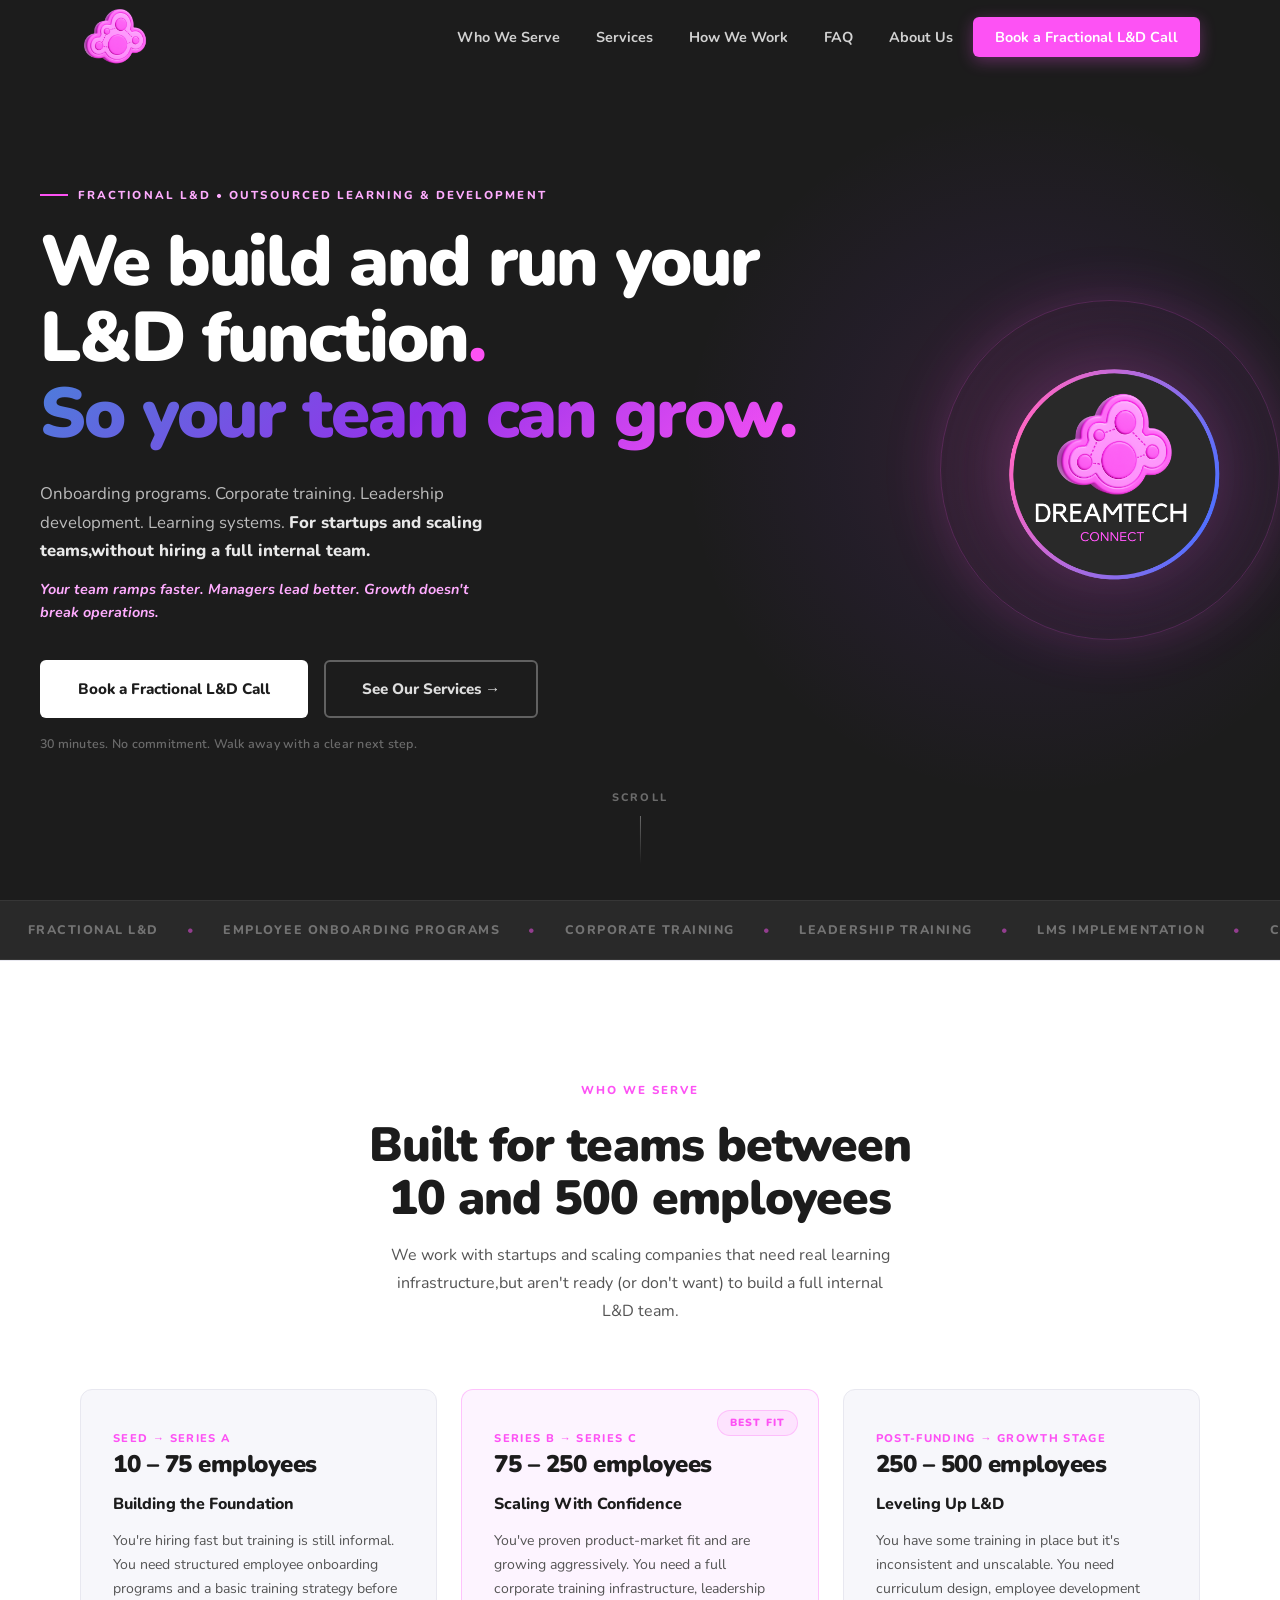
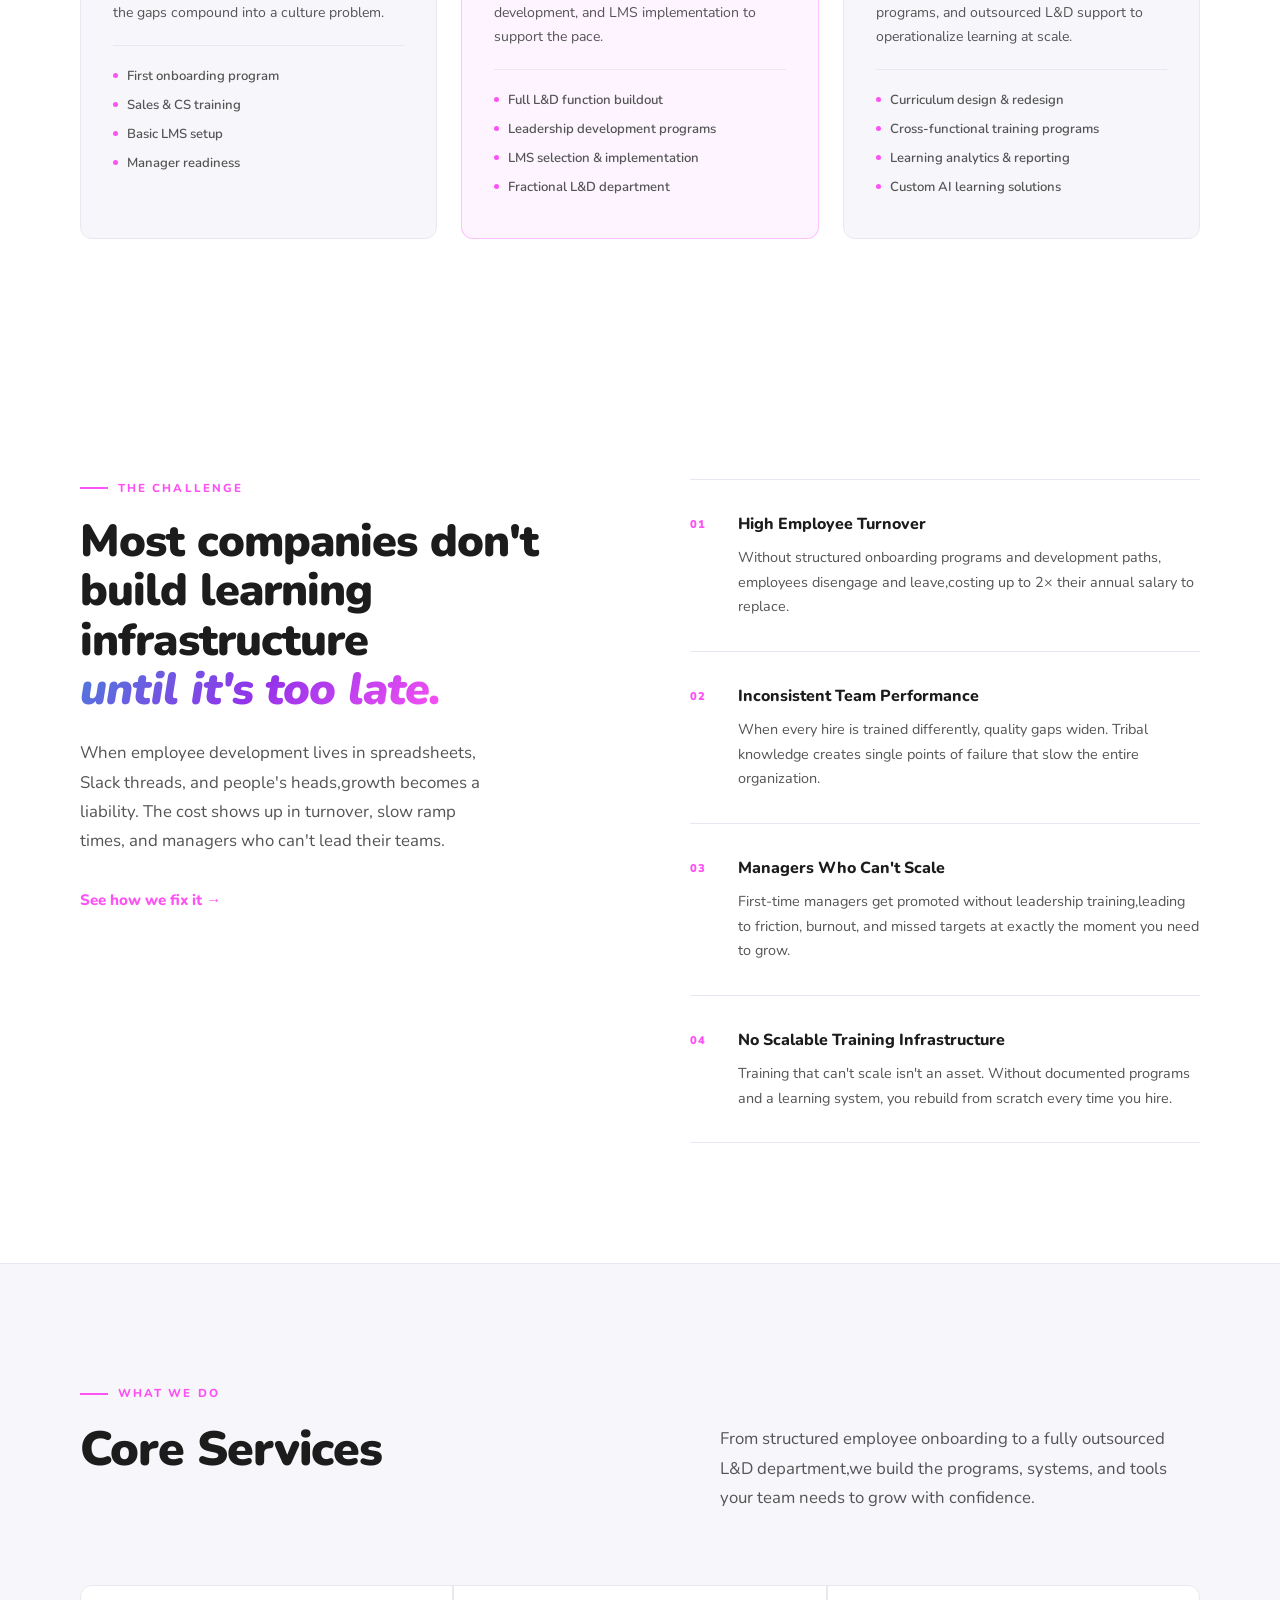
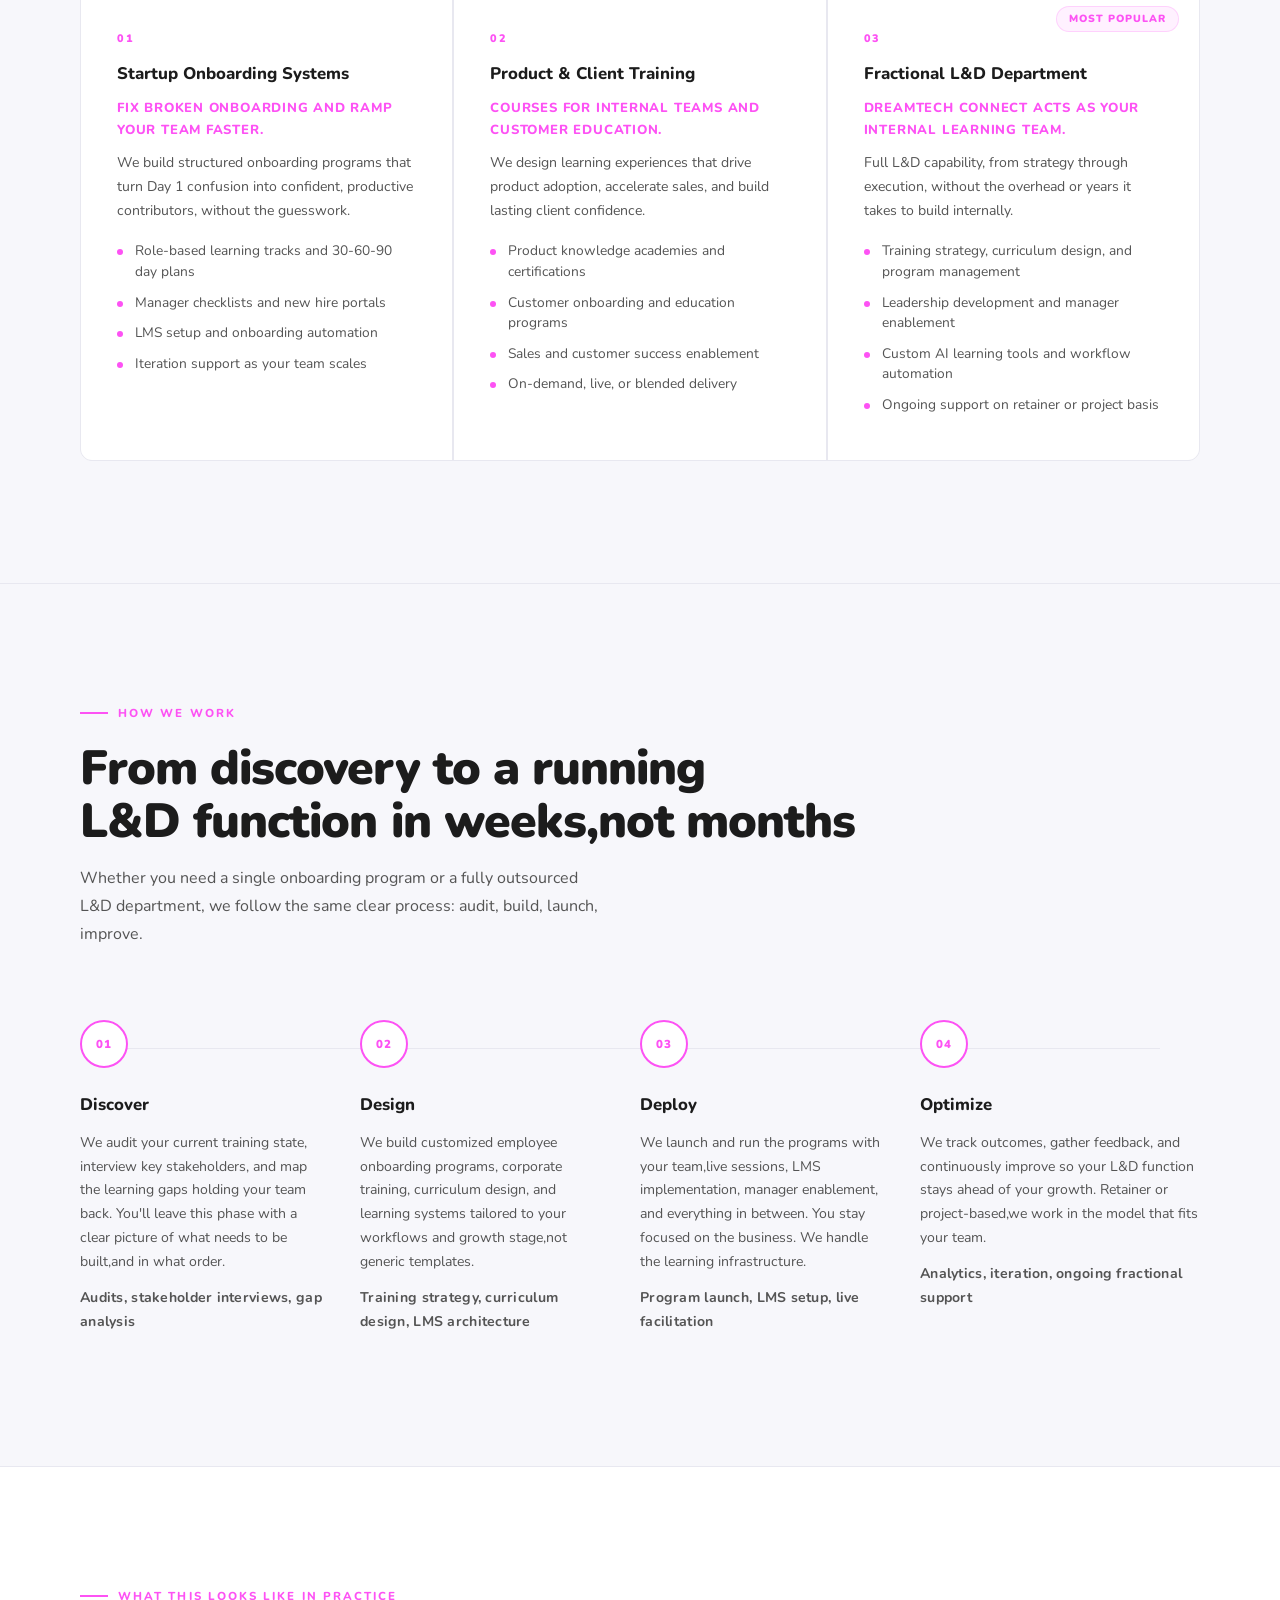
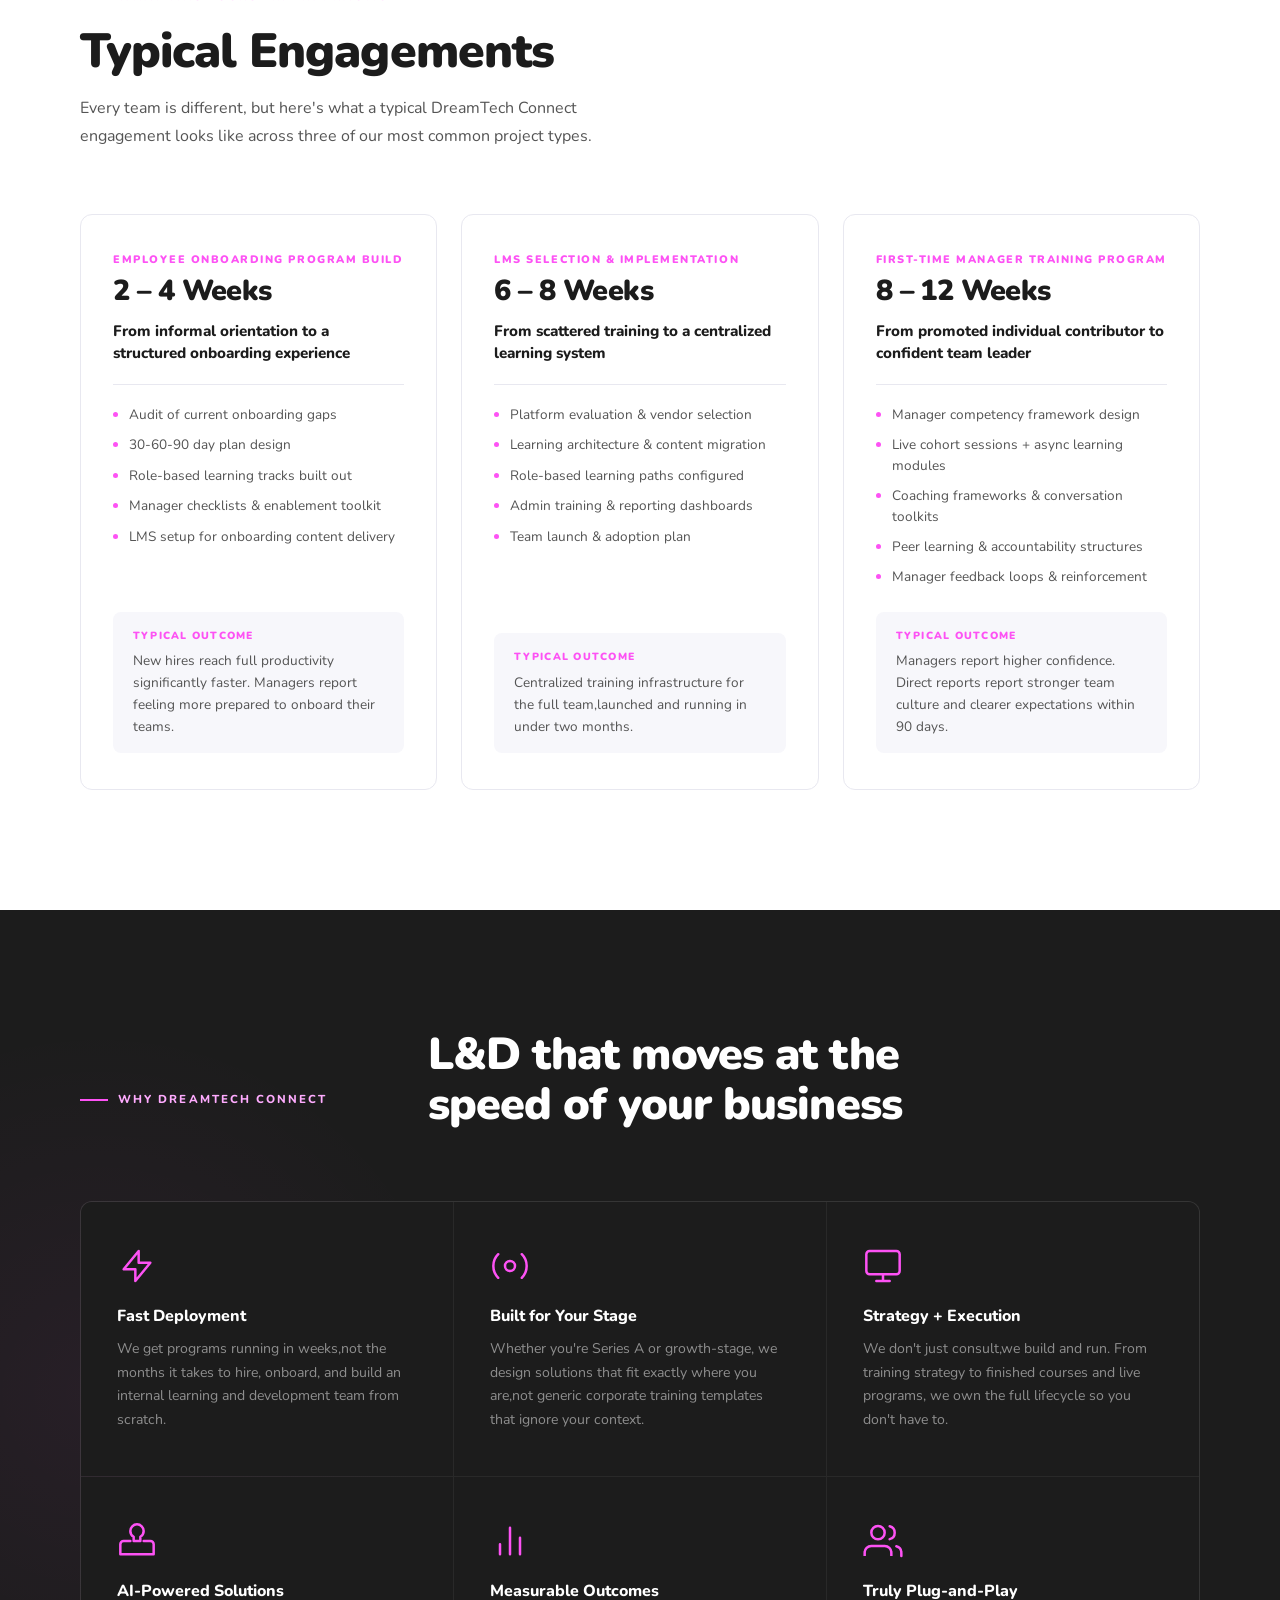
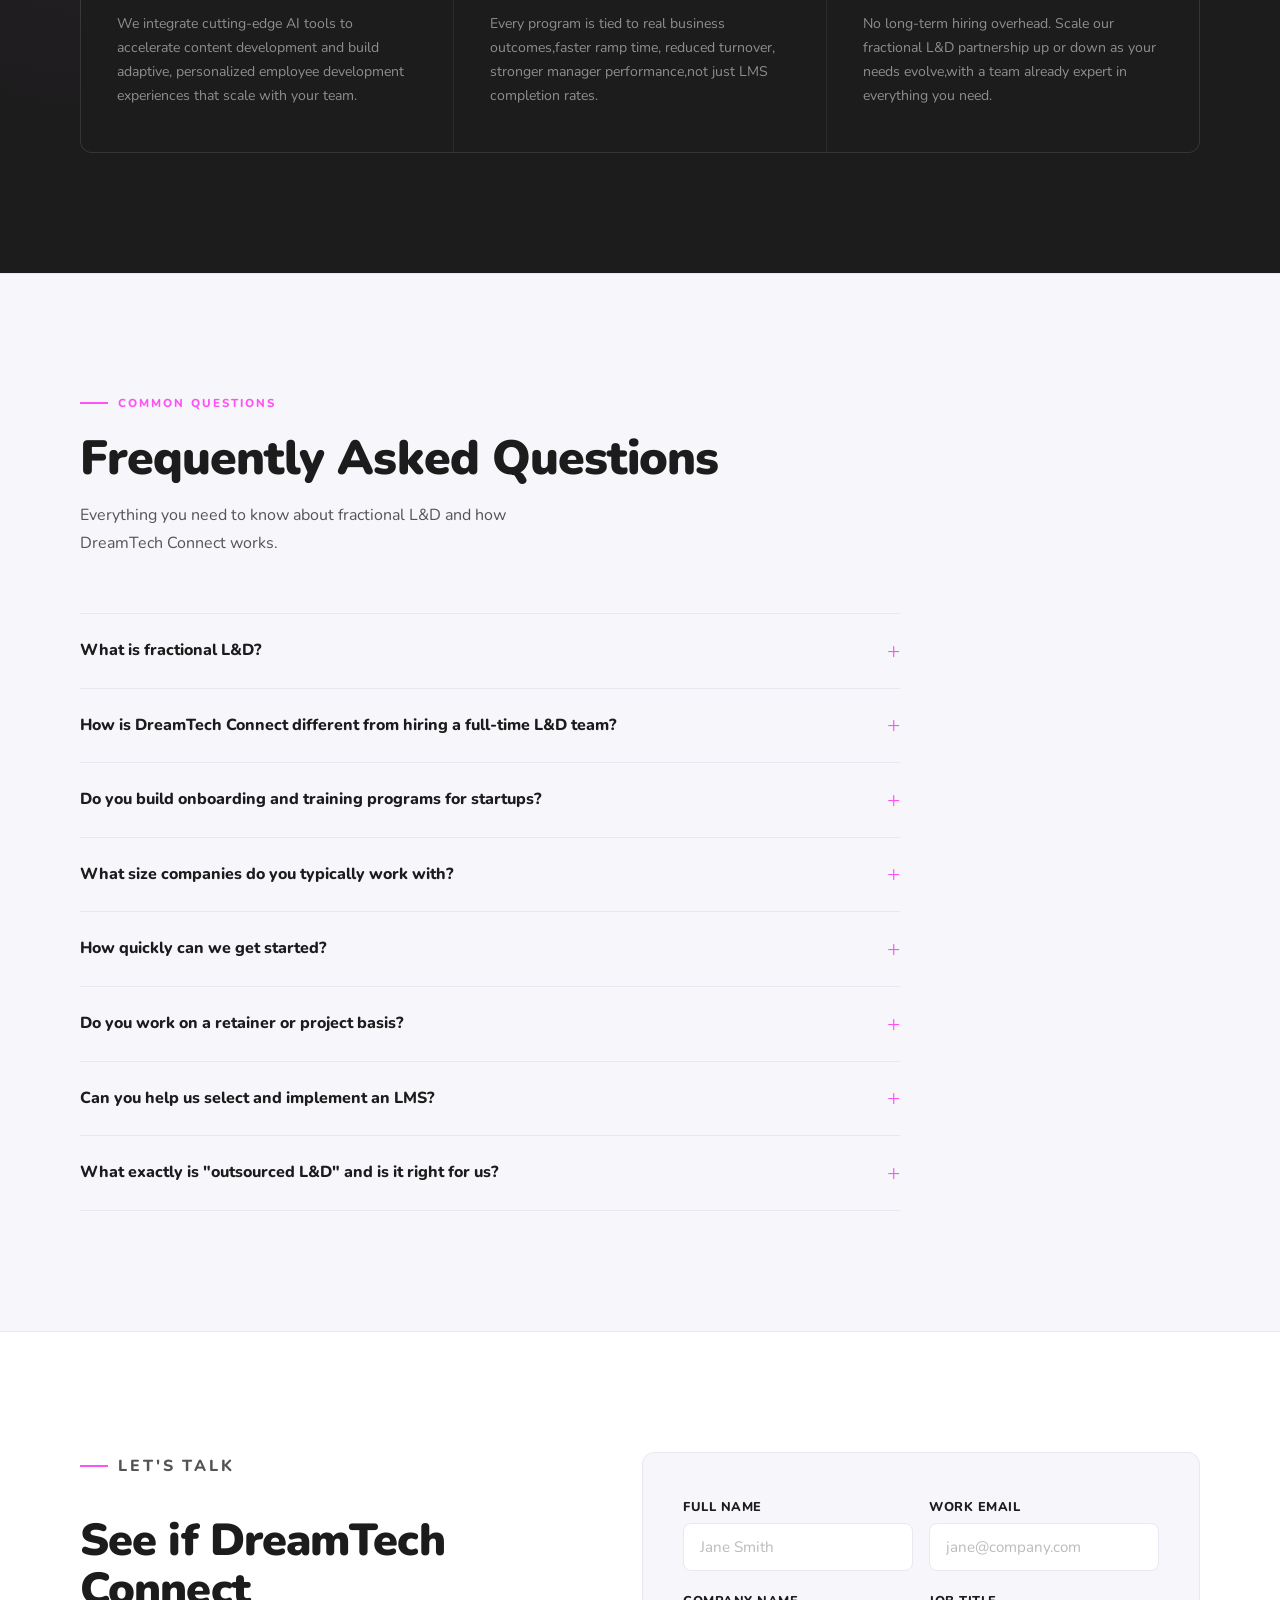
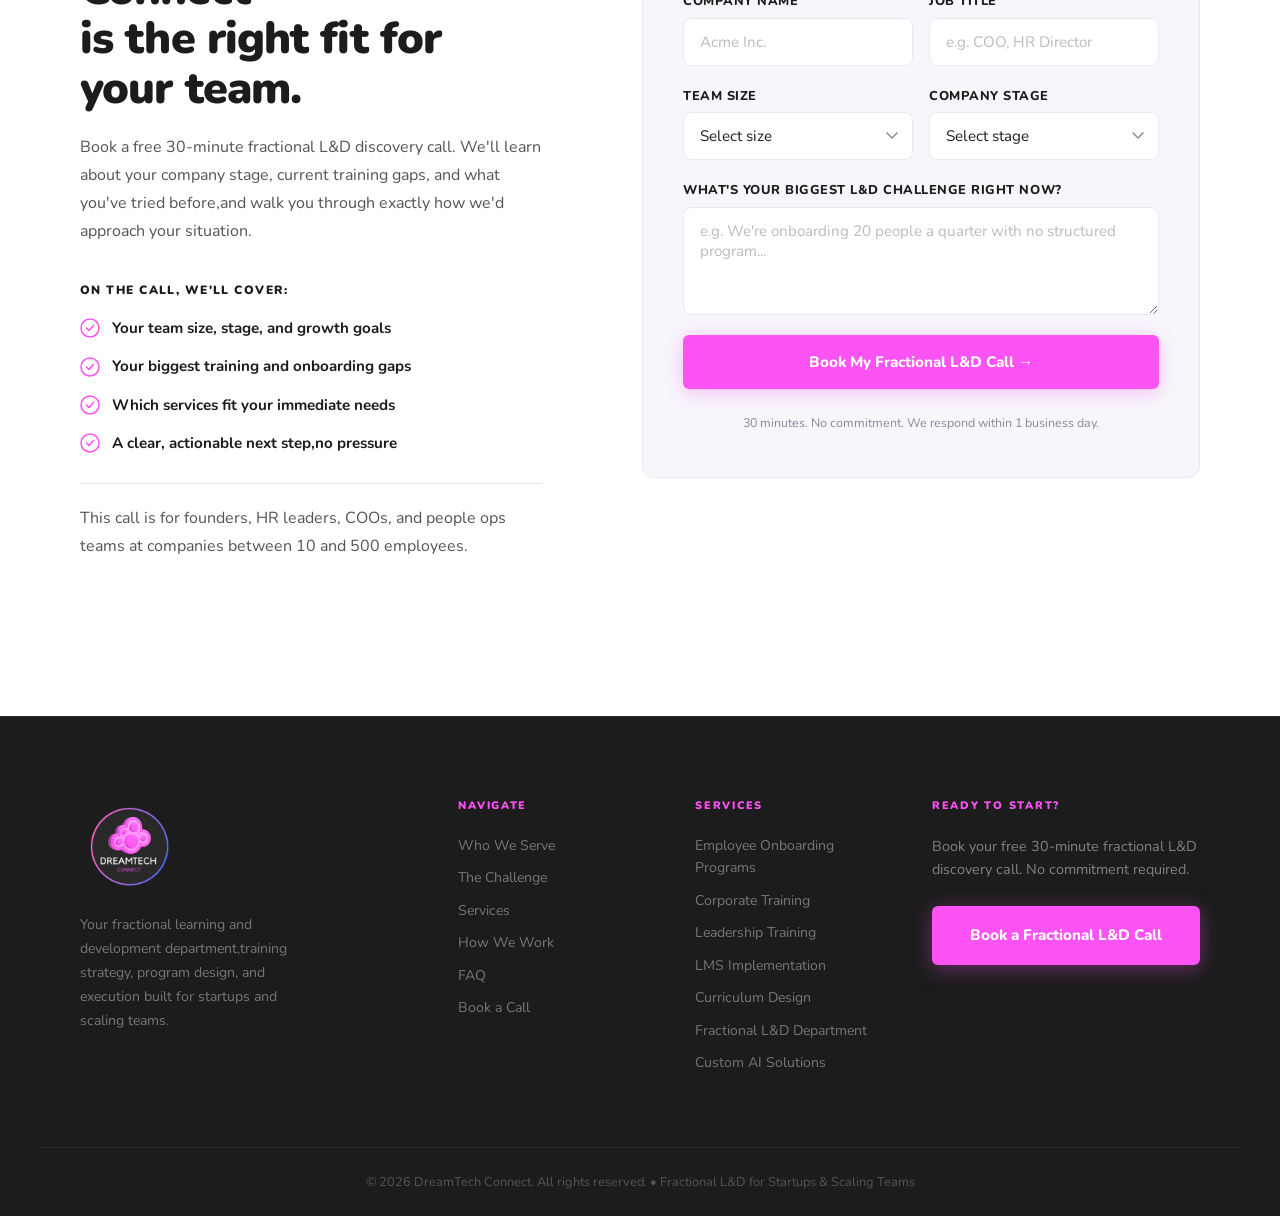
<file: index.html>
<!DOCTYPE html>
<html lang="en">
<head>
  <meta charset="UTF-8" />
  <meta name="viewport" content="width=device-width, initial-scale=1.0" />

  <!-- SEO -->
  <title>DreamTech Connect | Fractional L&D for Startups & Scaling Teams</title>
  <meta name="description" content="DreamTech Connect is your fractional L&D department,we build and run onboarding programs, corporate training, leadership development, and LMS implementation for startups and scaling teams without the overhead of a full internal hire." />
  <meta name="keywords" content="fractional L&D, outsourced L&D, learning and development consultant, corporate training, employee onboarding programs, leadership training, LMS implementation, training strategy, curriculum design, employee development, startup training, fractional learning and development" />
  <meta property="og:title" content="DreamTech Connect | Fractional L&D for Startups & Scaling Teams" />
  <meta property="og:description" content="We build and run your L&D function,onboarding, training, leadership development, and learning systems,without the overhead of a full internal team." />
  <meta property="og:type" content="website" />
  <meta property="og:url" content="https://dreamtechconnect.io" />
  <meta property="og:image" content="https://dreamtechconnect.io/Images/DTC Logo FrontAngle.png" />
  <meta name="twitter:card" content="summary_large_image" />
  <meta name="twitter:image" content="https://dreamtechconnect.io/Images/DTC Logo FrontAngle.png" />

  <link rel="icon" type="image/png" href="Images/DTC Logo FrontAngle.png" />
  <link rel="apple-touch-icon" href="Images/DTC Logo FrontAngle.png" />
  <link rel="preconnect" href="https://fonts.googleapis.com" />
  <link rel="preconnect" href="https://fonts.gstatic.com" crossorigin />
  <link href="https://fonts.googleapis.com/css2?family=Nunito:wght@300;400;500;600;700;800;900&display=swap" rel="stylesheet" />
  <link rel="stylesheet" href="Stylesheet.css" />
</head>
<body>

  <!-- ===== NAVIGATION ===== -->
  <nav class="nav" id="nav">
    <div class="nav-inner">
      <a href="#" class="nav-logo">
        <img src="Images/DTC Logo FrontAngle.png" alt="DreamTech Connect,Fractional L&D for Startups" />
      </a>
      <button class="nav-toggle" id="navToggle" aria-label="Toggle menu">
        <span></span><span></span><span></span>
      </button>
      <ul class="nav-links" id="navLinks">
        <li><a href="#who-we-serve">Who We Serve</a></li>
        <li><a href="#services">Services</a></li>
        <li><a href="#how-we-work">How We Work</a></li>
        <li><a href="#faq">FAQ</a></li>
        <li><a href="about.html">About Us</a></li>
        <li><a href="#book-a-call" class="nav-cta">Book a Fractional L&D Call</a></li>
      </ul>
    </div>
  </nav>

  <!-- ===== HERO ===== -->
  <section class="hero" id="home">
    <div class="hero-bg-glow"></div>
    <div class="hero-inner">
      <div class="hero-copy">
        <p class="eyebrow">Fractional L&amp;D &bull; Outsourced Learning &amp; Development</p>
        <h1>
          We build and run your<br />
          L&amp;D function<span class="dot">.</span><br />
          <span class="headline-accent">So your team can grow.</span>
        </h1>
        <p class="hero-value-prop">
          Onboarding programs. Corporate training. Leadership development. Learning systems.
          <strong>For startups and scaling teams,without hiring a full internal team.</strong>
        </p>
        <p class="hero-outcome">
          Your team ramps faster. Managers lead better. Growth doesn't break operations.
        </p>
        <div class="hero-actions">
          <a href="#book-a-call" class="btn btn-white">Book a Fractional L&amp;D Call</a>
          <a href="#services" class="btn btn-ghost">See Our Services &rarr;</a>
        </div>
        <p class="hero-cta-note">30 minutes. No commitment. Walk away with a clear next step.</p>
      </div>
      <div class="hero-visual">
        <div class="hero-glow-ring"></div>
        <img src="Images/This the One! DTC Logo.png" alt="DreamTech Connect,Fractional Learning and Development Partner" class="hero-logo" />
      </div>
    </div>
    <div class="hero-scroll-hint">
      <span>Scroll</span>
      <div class="scroll-line"></div>
    </div>
  </section>

  <!-- ===== MARQUEE STRIP ===== -->
  <div class="marquee-wrap" aria-hidden="true">
    <div class="marquee-track">
      <span>Fractional L&amp;D</span><span class="sep">&bull;</span>
      <span>Employee Onboarding Programs</span><span class="sep">&bull;</span>
      <span>Corporate Training</span><span class="sep">&bull;</span>
      <span>Leadership Training</span><span class="sep">&bull;</span>
      <span>LMS Implementation</span><span class="sep">&bull;</span>
      <span>Curriculum Design</span><span class="sep">&bull;</span>
      <span>Outsourced L&amp;D</span><span class="sep">&bull;</span>
      <span>Training Strategy</span><span class="sep">&bull;</span>
      <span>Employee Development</span><span class="sep">&bull;</span>
      <span>Fractional L&amp;D</span><span class="sep">&bull;</span>
      <span>Employee Onboarding Programs</span><span class="sep">&bull;</span>
      <span>Corporate Training</span><span class="sep">&bull;</span>
      <span>Leadership Training</span><span class="sep">&bull;</span>
      <span>LMS Implementation</span><span class="sep">&bull;</span>
      <span>Curriculum Design</span><span class="sep">&bull;</span>
      <span>Outsourced L&amp;D</span><span class="sep">&bull;</span>
      <span>Training Strategy</span><span class="sep">&bull;</span>
      <span>Employee Development</span><span class="sep">&bull;</span>
    </div>
  </div>

  <!-- ===== WHO WE SERVE ===== -->
  <section class="who" id="who-we-serve">
    <div class="container">
      <div class="who-header">
        <p class="eyebrow eyebrow-dark">Who We Serve</p>
        <h2>Built for teams between<br />10 and 500 employees</h2>
        <p class="who-sub">We work with startups and scaling companies that need real learning infrastructure,but aren't ready (or don't want) to build a full internal L&D team.</p>
      </div>
      <div class="who-grid">

        <div class="who-card reveal">
          <div class="who-stage">Seed &rarr; Series A</div>
          <div class="who-count">10 – 75 employees</div>
          <h3>Building the Foundation</h3>
          <p>You're hiring fast but training is still informal. You need structured employee onboarding programs and a basic training strategy before the gaps compound into a culture problem.</p>
          <ul class="who-list">
            <li>First onboarding program</li>
            <li>Sales &amp; CS training</li>
            <li>Basic LMS setup</li>
            <li>Manager readiness</li>
          </ul>
        </div>

        <div class="who-card who-card--featured reveal">
          <div class="who-badge">Best Fit</div>
          <div class="who-stage">Series B &rarr; Series C</div>
          <div class="who-count">75 – 250 employees</div>
          <h3>Scaling With Confidence</h3>
          <p>You've proven product-market fit and are growing aggressively. You need a full corporate training infrastructure, leadership development, and LMS implementation to support the pace.</p>
          <ul class="who-list">
            <li>Full L&amp;D function buildout</li>
            <li>Leadership development programs</li>
            <li>LMS selection &amp; implementation</li>
            <li>Fractional L&amp;D department</li>
          </ul>
        </div>

        <div class="who-card reveal">
          <div class="who-stage">Post-Funding &rarr; Growth Stage</div>
          <div class="who-count">250 – 500 employees</div>
          <h3>Leveling Up L&D</h3>
          <p>You have some training in place but it's inconsistent and unscalable. You need curriculum design, employee development programs, and outsourced L&D support to operationalize learning at scale.</p>
          <ul class="who-list">
            <li>Curriculum design &amp; redesign</li>
            <li>Cross-functional training programs</li>
            <li>Learning analytics &amp; reporting</li>
            <li>Custom AI learning solutions</li>
          </ul>
        </div>

      </div>
    </div>
  </section>

  <!-- ===== THE PROBLEM ===== -->
  <section class="problem" id="problem">
    <div class="container">
      <div class="problem-inner">
        <div class="problem-left">
          <p class="eyebrow eyebrow-dark">The Challenge</p>
          <h2>
            Most companies don't<br />
            build learning infrastructure<br />
            <em>until it's too late.</em>
          </h2>
          <p class="problem-statement">
            When employee development lives in spreadsheets, Slack threads, and people's heads,growth becomes a liability. The cost shows up in turnover, slow ramp times, and managers who can't lead their teams.
          </p>
          <a href="#services" class="link-arrow">See how we fix it &rarr;</a>
        </div>
        <div class="problem-right">

          <div class="problem-item">
            <div class="problem-num">01</div>
            <div class="problem-text">
              <h3>High Employee Turnover</h3>
              <p>Without structured onboarding programs and development paths, employees disengage and leave,costing up to 2× their annual salary to replace.</p>
            </div>
          </div>

          <div class="problem-item">
            <div class="problem-num">02</div>
            <div class="problem-text">
              <h3>Inconsistent Team Performance</h3>
              <p>When every hire is trained differently, quality gaps widen. Tribal knowledge creates single points of failure that slow the entire organization.</p>
            </div>
          </div>

          <div class="problem-item">
            <div class="problem-num">03</div>
            <div class="problem-text">
              <h3>Managers Who Can't Scale</h3>
              <p>First-time managers get promoted without leadership training,leading to friction, burnout, and missed targets at exactly the moment you need to grow.</p>
            </div>
          </div>

          <div class="problem-item">
            <div class="problem-num">04</div>
            <div class="problem-text">
              <h3>No Scalable Training Infrastructure</h3>
              <p>Training that can't scale isn't an asset. Without documented programs and a learning system, you rebuild from scratch every time you hire.</p>
            </div>
          </div>

        </div>
      </div>
    </div>
  </section>

  <!-- ===== SERVICES ===== -->
  <section class="services" id="services">
    <div class="container">
      <div class="services-header">
        <div>
          <p class="eyebrow eyebrow-dark">What We Do</p>
          <h2>Core Services</h2>
        </div>
        <p class="services-intro">
          From structured employee onboarding to a fully outsourced L&D department,we build the programs, systems, and tools your team needs to grow with confidence.
        </p>
      </div>
      <div class="services-grid">

        <div class="service-item reveal">
          <div class="service-num">01</div>
          <h3>Startup Onboarding Systems</h3>
          <p class="service-tagline">Fix broken onboarding and ramp your team faster.</p>
          <p>We build structured onboarding programs that turn Day 1 confusion into confident, productive contributors, without the guesswork.</p>
          <ul class="service-list">
            <li>Role-based learning tracks and 30-60-90 day plans</li>
            <li>Manager checklists and new hire portals</li>
            <li>LMS setup and onboarding automation</li>
            <li>Iteration support as your team scales</li>
          </ul>
        </div>

        <div class="service-item reveal">
          <div class="service-num">02</div>
          <h3>Product &amp; Client Training</h3>
          <p class="service-tagline">Courses for internal teams and customer education.</p>
          <p>We design learning experiences that drive product adoption, accelerate sales, and build lasting client confidence.</p>
          <ul class="service-list">
            <li>Product knowledge academies and certifications</li>
            <li>Customer onboarding and education programs</li>
            <li>Sales and customer success enablement</li>
            <li>On-demand, live, or blended delivery</li>
          </ul>
        </div>

        <div class="service-item reveal">
          <div class="service-num">03</div>
          <h3>Fractional L&amp;D Department</h3>
          <p class="service-tagline">DreamTech Connect acts as your internal learning team.</p>
          <p>Full L&D capability, from strategy through execution, without the overhead or years it takes to build internally.</p>
          <ul class="service-list">
            <li>Training strategy, curriculum design, and program management</li>
            <li>Leadership development and manager enablement</li>
            <li>Custom AI learning tools and workflow automation</li>
            <li>Ongoing support on retainer or project basis</li>
          </ul>
          <span class="service-badge">Most Popular</span>
        </div>

      </div>

    </div>
  </section>

  <!-- ===== HOW WE WORK ===== -->
  <section class="process" id="how-we-work">
    <div class="container">
      <div class="process-header">
        <p class="eyebrow eyebrow-dark">How We Work</p>
        <h2>From discovery to a running<br />L&D function in weeks,not months</h2>
        <p class="process-sub">Whether you need a single onboarding program or a fully outsourced L&D department, we follow the same clear process: audit, build, launch, improve.</p>
      </div>
      <div class="process-steps">

        <div class="process-step reveal">
          <div class="process-num">01</div>
          <div class="process-connector"></div>
          <h3>Discover</h3>
          <p>We audit your current training state, interview key stakeholders, and map the learning gaps holding your team back. You'll leave this phase with a clear picture of what needs to be built,and in what order.</p>
          <p class="process-note">Audits, stakeholder interviews, gap analysis</p>
        </div>

        <div class="process-step reveal">
          <div class="process-num">02</div>
          <div class="process-connector"></div>
          <h3>Design</h3>
          <p>We build customized employee onboarding programs, corporate training, curriculum design, and learning systems tailored to your workflows and growth stage,not generic templates.</p>
          <p class="process-note">Training strategy, curriculum design, LMS architecture</p>
        </div>

        <div class="process-step reveal">
          <div class="process-num">03</div>
          <div class="process-connector"></div>
          <h3>Deploy</h3>
          <p>We launch and run the programs with your team,live sessions, LMS implementation, manager enablement, and everything in between. You stay focused on the business. We handle the learning infrastructure.</p>
          <p class="process-note">Program launch, LMS setup, live facilitation</p>
        </div>

        <div class="process-step reveal">
          <div class="process-num">04</div>
          <h3>Optimize</h3>
          <p>We track outcomes, gather feedback, and continuously improve so your L&D function stays ahead of your growth. Retainer or project-based,we work in the model that fits your team.</p>
          <p class="process-note">Analytics, iteration, ongoing fractional support</p>
        </div>

      </div>
    </div>
  </section>

  <!-- ===== TYPICAL ENGAGEMENTS ===== -->
  <section class="engagements" id="engagements">
    <div class="container">
      <div class="engagements-header">
        <p class="eyebrow eyebrow-dark">What This Looks Like in Practice</p>
        <h2>Typical Engagements</h2>
        <p class="engagements-sub">Every team is different, but here's what a typical DreamTech Connect engagement looks like across three of our most common project types.</p>
      </div>
      <div class="engagements-grid">

        <div class="engagement-card reveal">
          <div class="engagement-type">Employee Onboarding Program Build</div>
          <div class="engagement-time">2 – 4 Weeks</div>
          <h3>From informal orientation to a structured onboarding experience</h3>
          <ul class="engagement-list">
            <li>Audit of current onboarding gaps</li>
            <li>30-60-90 day plan design</li>
            <li>Role-based learning tracks built out</li>
            <li>Manager checklists &amp; enablement toolkit</li>
            <li>LMS setup for onboarding content delivery</li>
          </ul>
          <div class="engagement-outcome">
            <span class="outcome-label">Typical Outcome</span>
            New hires reach full productivity significantly faster. Managers report feeling more prepared to onboard their teams.
          </div>
        </div>

        <div class="engagement-card reveal">
          <div class="engagement-type">LMS Selection &amp; Implementation</div>
          <div class="engagement-time">6 – 8 Weeks</div>
          <h3>From scattered training to a centralized learning system</h3>
          <ul class="engagement-list">
            <li>Platform evaluation &amp; vendor selection</li>
            <li>Learning architecture &amp; content migration</li>
            <li>Role-based learning paths configured</li>
            <li>Admin training &amp; reporting dashboards</li>
            <li>Team launch &amp; adoption plan</li>
          </ul>
          <div class="engagement-outcome">
            <span class="outcome-label">Typical Outcome</span>
            Centralized training infrastructure for the full team,launched and running in under two months.
          </div>
        </div>

        <div class="engagement-card reveal">
          <div class="engagement-type">First-Time Manager Training Program</div>
          <div class="engagement-time">8 – 12 Weeks</div>
          <h3>From promoted individual contributor to confident team leader</h3>
          <ul class="engagement-list">
            <li>Manager competency framework design</li>
            <li>Live cohort sessions + async learning modules</li>
            <li>Coaching frameworks &amp; conversation toolkits</li>
            <li>Peer learning &amp; accountability structures</li>
            <li>Manager feedback loops &amp; reinforcement</li>
          </ul>
          <div class="engagement-outcome">
            <span class="outcome-label">Typical Outcome</span>
            Managers report higher confidence. Direct reports report stronger team culture and clearer expectations within 90 days.
          </div>
        </div>

      </div>
    </div>
  </section>

  <!-- ===== WHY DREAMTECH ===== -->
  <section class="why" id="why-us">
    <div class="container">
      <div class="why-header">
        <p class="eyebrow">Why DreamTech Connect</p>
        <h2>L&amp;D that moves at the<br />speed of your business</h2>
      </div>
      <div class="why-grid">

        <div class="why-item reveal">
          <div class="why-icon">
            <svg viewBox="0 0 24 24" fill="none" stroke="currentColor" stroke-width="1.5"><path d="M13 10V3L4 14h7v7l9-11h-7z" stroke-linecap="round" stroke-linejoin="round"/></svg>
          </div>
          <h3>Fast Deployment</h3>
          <p>We get programs running in weeks,not the months it takes to hire, onboard, and build an internal learning and development team from scratch.</p>
        </div>

        <div class="why-item reveal">
          <div class="why-icon">
            <svg viewBox="0 0 24 24" fill="none" stroke="currentColor" stroke-width="1.5"><circle cx="12" cy="12" r="3"/><path d="M19.07 4.93a10 10 0 0 1 0 14.14M4.93 4.93a10 10 0 0 0 0 14.14" stroke-linecap="round"/></svg>
          </div>
          <h3>Built for Your Stage</h3>
          <p>Whether you're Series A or growth-stage, we design solutions that fit exactly where you are,not generic corporate training templates that ignore your context.</p>
        </div>

        <div class="why-item reveal">
          <div class="why-icon">
            <svg viewBox="0 0 24 24" fill="none" stroke="currentColor" stroke-width="1.5"><rect x="2" y="3" width="20" height="14" rx="2"/><path d="M8 21h8M12 17v4" stroke-linecap="round"/></svg>
          </div>
          <h3>Strategy + Execution</h3>
          <p>We don't just consult,we build and run. From training strategy to finished courses and live programs, we own the full lifecycle so you don't have to.</p>
        </div>

        <div class="why-item reveal">
          <div class="why-icon">
            <svg viewBox="0 0 24 24" fill="none" stroke="currentColor" stroke-width="1.5"><path d="M12 2a4 4 0 0 1 4 4c0 1.5-.8 2.8-2 3.5V12h-4V9.5A4 4 0 0 1 8 6a4 4 0 0 1 4-4z" stroke-linecap="round" stroke-linejoin="round"/><path d="M8 12H4a2 2 0 0 0-2 2v6h20v-6a2 2 0 0 0-2-2h-4" stroke-linecap="round" stroke-linejoin="round"/></svg>
          </div>
          <h3>AI-Powered Solutions</h3>
          <p>We integrate cutting-edge AI tools to accelerate content development and build adaptive, personalized employee development experiences that scale with your team.</p>
        </div>

        <div class="why-item reveal">
          <div class="why-icon">
            <svg viewBox="0 0 24 24" fill="none" stroke="currentColor" stroke-width="1.5"><path d="M18 20V10M12 20V4M6 20v-6" stroke-linecap="round" stroke-linejoin="round"/></svg>
          </div>
          <h3>Measurable Outcomes</h3>
          <p>Every program is tied to real business outcomes,faster ramp time, reduced turnover, stronger manager performance,not just LMS completion rates.</p>
        </div>

        <div class="why-item reveal">
          <div class="why-icon">
            <svg viewBox="0 0 24 24" fill="none" stroke="currentColor" stroke-width="1.5"><path d="M17 21v-2a4 4 0 0 0-4-4H5a4 4 0 0 0-4 4v2"/><circle cx="9" cy="7" r="4"/><path d="M23 21v-2a4 4 0 0 0-3-3.87M16 3.13a4 4 0 0 1 0 7.75" stroke-linecap="round" stroke-linejoin="round"/></svg>
          </div>
          <h3>Truly Plug-and-Play</h3>
          <p>No long-term hiring overhead. Scale our fractional L&D partnership up or down as your needs evolve,with a team already expert in everything you need.</p>
        </div>

      </div>
    </div>
  </section>

  <!-- ===== FAQ ===== -->
  <section class="faq" id="faq">
    <div class="container">
      <div class="faq-header">
        <p class="eyebrow eyebrow-dark">Common Questions</p>
        <h2>Frequently Asked Questions</h2>
        <p class="faq-sub">Everything you need to know about fractional L&D and how DreamTech Connect works.</p>
      </div>
      <div class="faq-list">

        <details class="faq-item">
          <summary>What is fractional L&D?</summary>
          <p>Fractional L&D (learning and development) means hiring an experienced L&D team on a part-time or project basis,rather than building a full internal department. You get the same strategic capability, curriculum design expertise, and program execution as an in-house team, at a fraction of the cost and without the long-term hiring commitment. DreamTech Connect acts as your outsourced L&D partner, embedded in your business to build and run the programs your team needs.</p>
        </details>

        <details class="faq-item">
          <summary>How is DreamTech Connect different from hiring a full-time L&D team?</summary>
          <p>A full-time L&D hire takes months to recruit, costs $100K+ annually in salary and benefits, and typically covers a narrow specialization. DreamTech Connect gives you a full team of learning and development consultants,covering training strategy, instructional design, curriculum development, LMS implementation, and program delivery,available immediately and scalable to your needs. You only pay for what you use, and you can scale up or down as your company evolves.</p>
        </details>

        <details class="faq-item">
          <summary>Do you build onboarding and training programs for startups?</summary>
          <p>Yes,this is one of our most common engagements. We specialize in designing employee onboarding programs for startups, including 30-60-90 day plans, role-based onboarding tracks, manager certification checklists, and the LMS infrastructure to deliver and track it all. Most of our onboarding builds are complete and running within 2–4 weeks.</p>
        </details>

        <details class="faq-item">
          <summary>What size companies do you typically work with?</summary>
          <p>We work best with companies between 10 and 500 employees,typically at the Series A, Series B, or post-funding growth stage. These are teams that are scaling fast enough to feel the pain of inconsistent training, but not yet large enough to justify a full internal L&D department. That said, we've also partnered with pre-Series A teams building their first onboarding program and larger organizations that need outsourced L&D support for a specific initiative.</p>
        </details>

        <details class="faq-item">
          <summary>How quickly can we get started?</summary>
          <p>After an initial discovery call, most engagements kick off within 1–2 weeks. We begin with a discovery and audit phase to understand your team and training gaps, then move quickly into design and delivery. For urgent needs,like an onboarding program for a large hiring wave,we can expedite the process. Book a fractional L&D call to discuss your timeline.</p>
        </details>

        <details class="faq-item">
          <summary>Do you work on a retainer or project basis?</summary>
          <p>Both. Project-based engagements work well for defined deliverables like an onboarding program build, LMS implementation, or a specific leadership training initiative. Retainer-based partnerships work well for companies that want ongoing fractional L&D support,training strategy, program management, content updates, and learning analytics on a monthly basis. We'll recommend the right model based on your needs during the discovery call.</p>
        </details>

        <details class="faq-item">
          <summary>Can you help us select and implement an LMS?</summary>
          <p>Yes. LMS implementation is one of our core services. We help you evaluate platforms, define your learning architecture, migrate or build content, configure role-based learning paths, set up reporting dashboards, and train your admins. We're platform-agnostic,we recommend the LMS that fits your size, budget, and use case, not the one we have a referral deal with.</p>
        </details>

        <details class="faq-item">
          <summary>What exactly is "outsourced L&D" and is it right for us?</summary>
          <p>Outsourced L&D means partnering with an external team to handle your learning and development function,strategy, design, delivery, and systems,instead of building it in-house. It's right for you if: (1) you're growing fast and training is informal or inconsistent, (2) you know you need L&D infrastructure but can't justify a full-time hire yet, or (3) you have some training in place but need a more experienced team to redesign and scale it. If any of these sound familiar, we should talk.</p>
        </details>

      </div>
    </div>
  </section>

  <!-- ===== BOOK ===== -->
  <section class="book" id="book-a-call">
    <div class="container">
      <div class="book-inner">
        <div class="book-copy">
          <p class="eyebrow eyebrow-dark">Let's Talk</p>
          <h2>
            See if DreamTech Connect<br />
            is the right fit for your team.
          </h2>
          <p class="book-desc">
            Book a free 30-minute fractional L&D discovery call. We'll learn about your company stage, current training gaps, and what you've tried before,and walk you through exactly how we'd approach your situation.
          </p>
          <div class="book-what-to-expect">
            <p class="expect-label">On the call, we'll cover:</p>
            <ul class="book-checklist">
              <li>
                <svg viewBox="0 0 20 20" fill="none"><circle cx="10" cy="10" r="9" stroke="#fd52f4" stroke-width="1.5"/><path d="M6.5 10l2.5 2.5 4.5-5" stroke="#fd52f4" stroke-width="1.5" stroke-linecap="round" stroke-linejoin="round"/></svg>
                Your team size, stage, and growth goals
              </li>
              <li>
                <svg viewBox="0 0 20 20" fill="none"><circle cx="10" cy="10" r="9" stroke="#fd52f4" stroke-width="1.5"/><path d="M6.5 10l2.5 2.5 4.5-5" stroke="#fd52f4" stroke-width="1.5" stroke-linecap="round" stroke-linejoin="round"/></svg>
                Your biggest training and onboarding gaps
              </li>
              <li>
                <svg viewBox="0 0 20 20" fill="none"><circle cx="10" cy="10" r="9" stroke="#fd52f4" stroke-width="1.5"/><path d="M6.5 10l2.5 2.5 4.5-5" stroke="#fd52f4" stroke-width="1.5" stroke-linecap="round" stroke-linejoin="round"/></svg>
                Which services fit your immediate needs
              </li>
              <li>
                <svg viewBox="0 0 20 20" fill="none"><circle cx="10" cy="10" r="9" stroke="#fd52f4" stroke-width="1.5"/><path d="M6.5 10l2.5 2.5 4.5-5" stroke="#fd52f4" stroke-width="1.5" stroke-linecap="round" stroke-linejoin="round"/></svg>
                A clear, actionable next step,no pressure
              </li>
            </ul>
          </div>
          <p class="book-for">This call is for founders, HR leaders, COOs, and people ops teams at companies between 10 and 500 employees.</p>
        </div>
        <div class="book-form-wrap">
          <form class="book-form" id="bookForm" novalidate>
            <div class="form-row">
              <div class="form-group">
                <label for="name">Full Name</label>
                <input type="text" id="name" name="name" placeholder="Jane Smith" required />
              </div>
              <div class="form-group">
                <label for="email">Work Email</label>
                <input type="email" id="email" name="email" placeholder="jane@company.com" required />
              </div>
            </div>
            <div class="form-row">
              <div class="form-group">
                <label for="company">Company Name</label>
                <input type="text" id="company" name="company" placeholder="Acme Inc." required />
              </div>
              <div class="form-group">
                <label for="job-title">Job Title</label>
                <input type="text" id="job-title" name="job-title" placeholder="e.g. COO, HR Director" />
              </div>
            </div>
            <div class="form-row">
              <div class="form-group">
                <label for="team-size">Team Size</label>
                <select id="team-size" name="team-size" required>
                  <option value="" disabled selected>Select size</option>
                  <option value="1-25">1–25 employees</option>
                  <option value="26-75">26–75 employees</option>
                  <option value="76-250">76–250 employees</option>
                  <option value="251-500">251–500 employees</option>
                  <option value="500+">500+ employees</option>
                </select>
              </div>
              <div class="form-group">
                <label for="stage">Company Stage</label>
                <select id="stage" name="stage">
                  <option value="" disabled selected>Select stage</option>
                  <option value="pre-seed">Pre-Seed / Bootstrapped</option>
                  <option value="seed">Seed</option>
                  <option value="series-a">Series A</option>
                  <option value="series-b">Series B</option>
                  <option value="series-c">Series C+</option>
                  <option value="growth">Growth / Post-IPO</option>
                </select>
              </div>
            </div>
            <div class="form-group">
              <label for="message">What's your biggest L&D challenge right now?</label>
              <textarea id="message" name="message" rows="4" placeholder="e.g. We're onboarding 20 people a quarter with no structured program..."></textarea>
            </div>
            <button type="submit" class="btn btn-pink full-width">Book My Fractional L&amp;D Call &rarr;</button>
            <p class="form-note">30 minutes. No commitment. We respond within 1 business day.</p>
          </form>
        </div>
      </div>
    </div>
  </section>

  <!-- ===== FOOTER ===== -->
  <footer class="footer">
    <div class="container footer-inner">
      <div class="footer-brand">
        <img src="Images/This the One! DTC Logo.png" alt="DreamTech Connect,Fractional L&D Partner" />
        <p>Your fractional learning and development department,training strategy, program design, and execution built for startups and scaling teams.</p>
      </div>
      <div class="footer-col">
        <h4>Navigate</h4>
        <ul>
          <li><a href="#who-we-serve">Who We Serve</a></li>
          <li><a href="#problem">The Challenge</a></li>
          <li><a href="#services">Services</a></li>
          <li><a href="#how-we-work">How We Work</a></li>
          <li><a href="#faq">FAQ</a></li>
          <li><a href="#book-a-call">Book a Call</a></li>
        </ul>
      </div>
      <div class="footer-col">
        <h4>Services</h4>
        <ul>
          <li>Employee Onboarding Programs</li>
          <li>Corporate Training</li>
          <li>Leadership Training</li>
          <li>LMS Implementation</li>
          <li>Curriculum Design</li>
          <li>Fractional L&amp;D Department</li>
          <li>Custom AI Solutions</li>
        </ul>
      </div>
      <div class="footer-col footer-cta-col">
        <h4>Ready to Start?</h4>
        <p>Book your free 30-minute fractional L&D discovery call. No commitment required.</p>
        <a href="#book-a-call" class="btn btn-pink">Book a Fractional L&amp;D Call</a>
      </div>
    </div>
    <div class="footer-bottom">
      <div class="container">
        <p>&copy; 2026 DreamTech Connect. All rights reserved. &bull; Fractional L&D for Startups &amp; Scaling Teams</p>
      </div>
    </div>
  </footer>

  <script>
    // Nav scroll behavior
    const nav = document.getElementById('nav');
    window.addEventListener('scroll', () => {
      nav.classList.toggle('scrolled', window.scrollY > 40);
    });

    // Mobile nav toggle
    const toggle = document.getElementById('navToggle');
    const links = document.getElementById('navLinks');
    toggle.addEventListener('click', () => {
      links.classList.toggle('open');
      toggle.classList.toggle('active');
    });
    document.querySelectorAll('.nav-links a').forEach(a => {
      a.addEventListener('click', () => {
        links.classList.remove('open');
        toggle.classList.remove('active');
      });
    });

    // Smooth scroll
    document.querySelectorAll('a[href^="#"]').forEach(a => {
      a.addEventListener('click', e => {
        e.preventDefault();
        const t = document.querySelector(a.getAttribute('href'));
        if (t) t.scrollIntoView({ behavior: 'smooth', block: 'start' });
      });
    });

    // Reveal on scroll
    const observer = new IntersectionObserver(entries => {
      entries.forEach(e => {
        if (e.isIntersecting) {
          e.target.classList.add('visible');
          observer.unobserve(e.target);
        }
      });
    }, { threshold: 0.1 });
    document.querySelectorAll('.reveal').forEach(el => observer.observe(el));

    // Form submit — paste your Google Apps Script Web App URL below
    const SHEET_URL = 'https://script.google.com/macros/s/AKfycbzAtau7Oi7gLzFkRjYhdO67DGKdpM_LFtDcSXMi1EHlixr5FhfPGiTppVmuagkiKKMF/exec';

    document.getElementById('bookForm').addEventListener('submit', async function (e) {
      e.preventDefault();
      const btn = this.querySelector('button[type="submit"]');
      btn.textContent = 'Sending...';
      btn.disabled = true;

      const data = {
        name:     document.getElementById('name').value,
        email:    document.getElementById('email').value,
        company:  document.getElementById('company').value,
        jobTitle: document.getElementById('job-title').value,
        teamSize: document.getElementById('team-size').value,
        stage:    document.getElementById('stage').value,
        message:  document.getElementById('message').value
      };

      try {
        await fetch(SHEET_URL, {
          method: 'POST',
          mode: 'no-cors',
          headers: { 'Content-Type': 'text/plain' },
          body: JSON.stringify(data)
        });
        btn.textContent = '✓ Request received — we\'ll be in touch within 1 business day.';
        btn.style.background = '#292929';
      } catch (err) {
        btn.textContent = 'Something went wrong. Please try again.';
        btn.style.background = '#e74c3c';
        btn.disabled = false;
      }
    });
  </script>

</body>
</html>
</file>
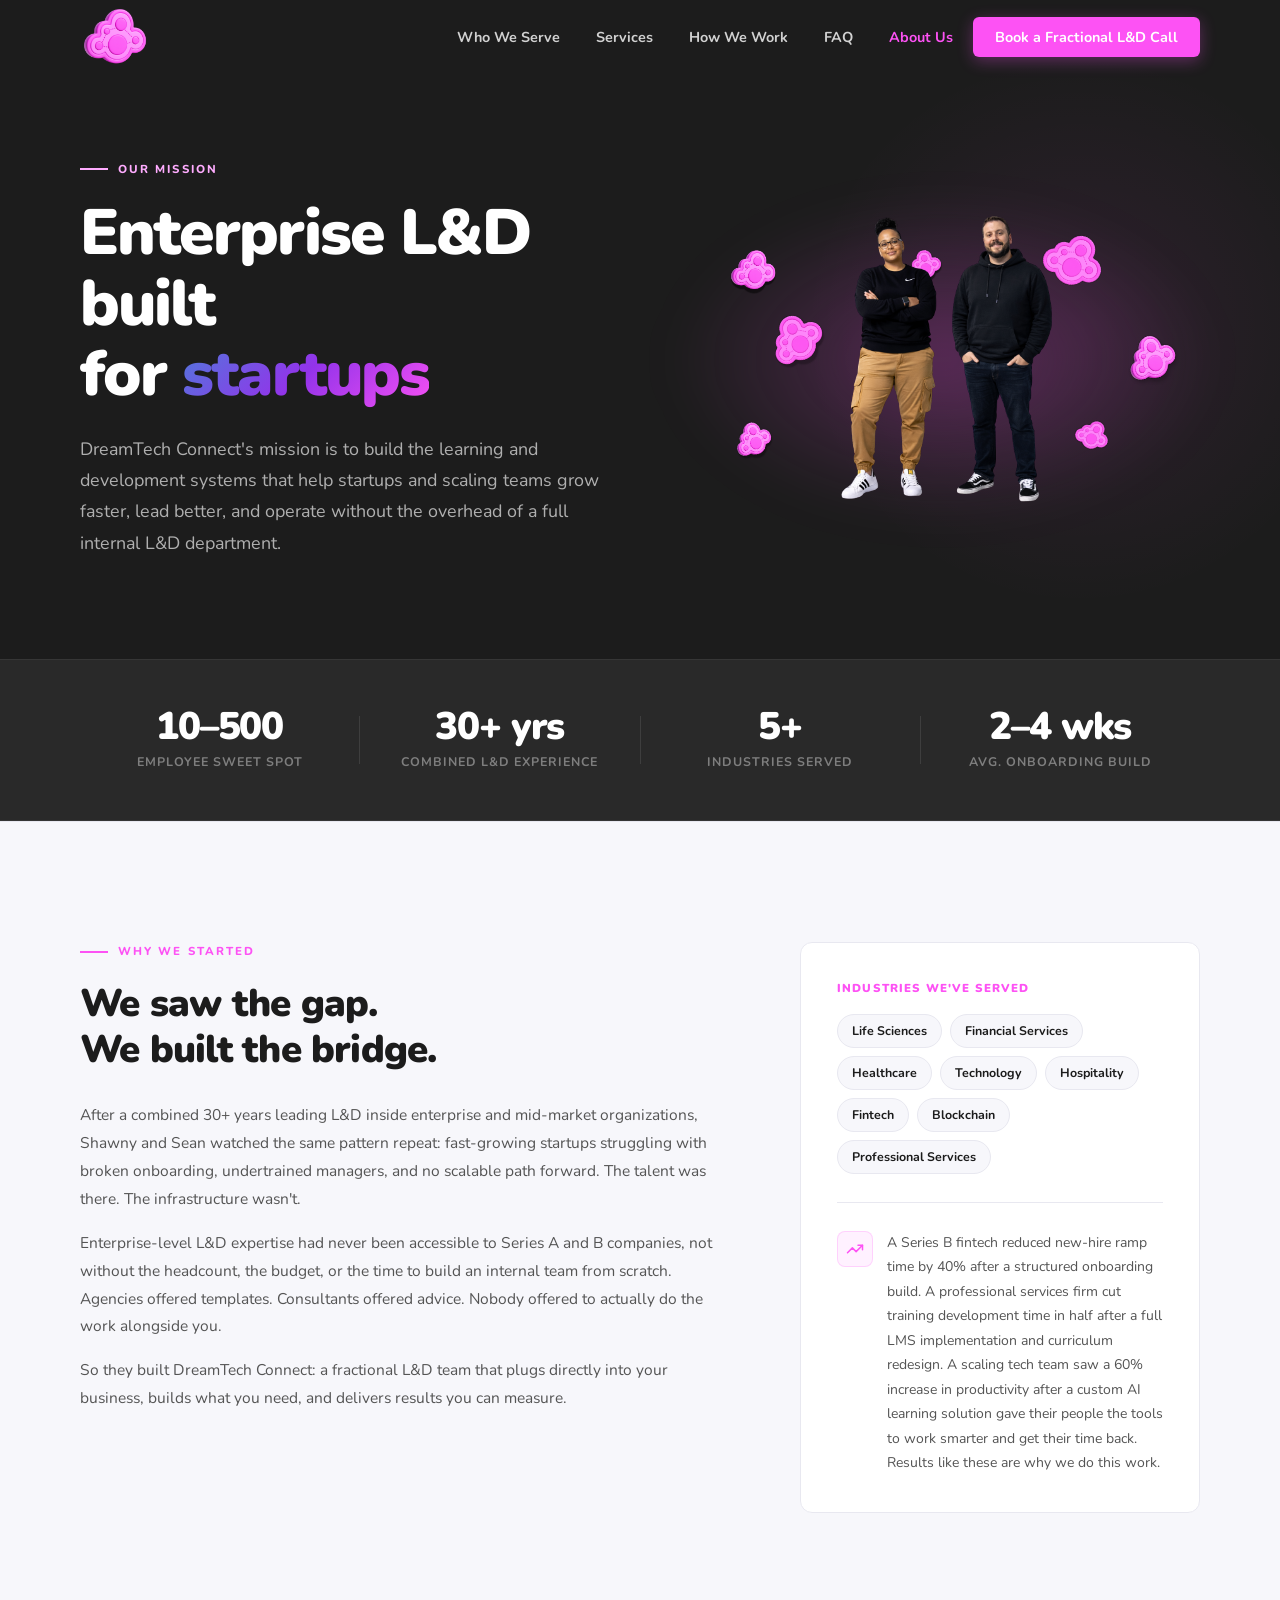
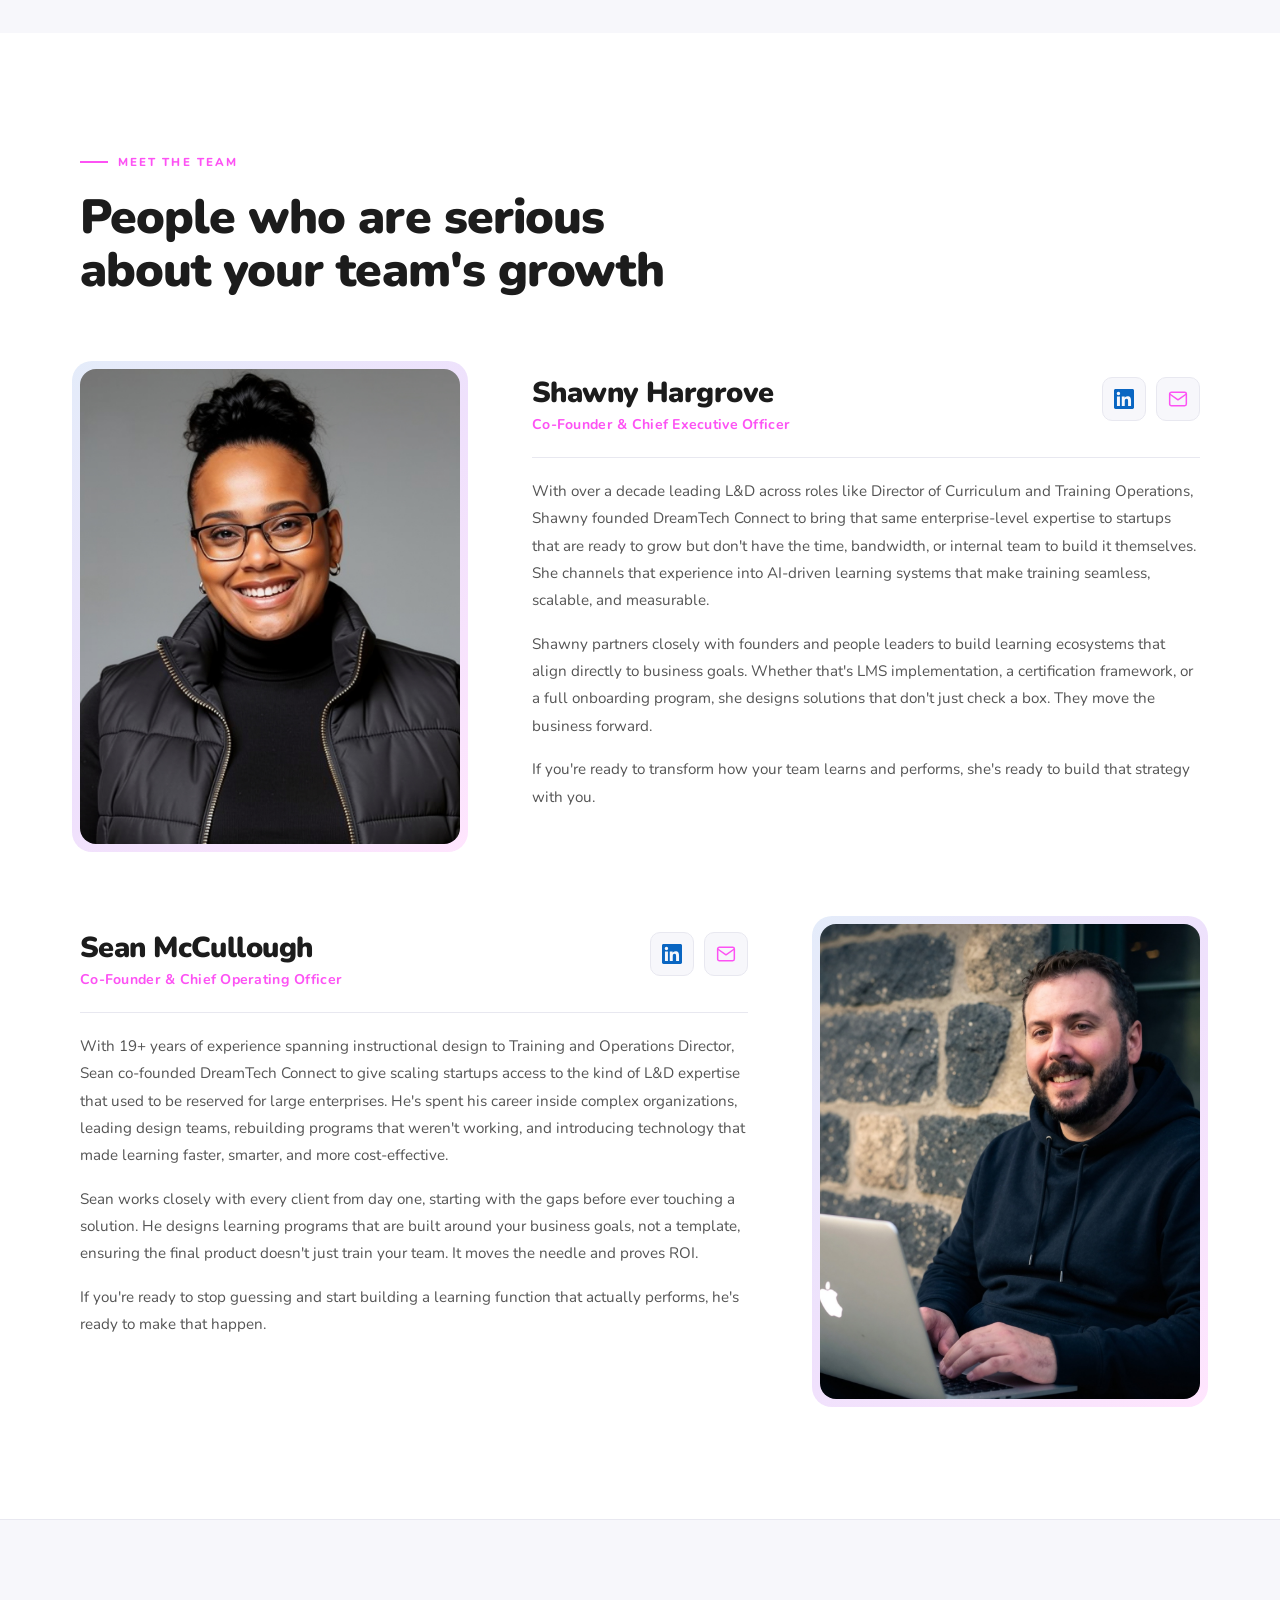
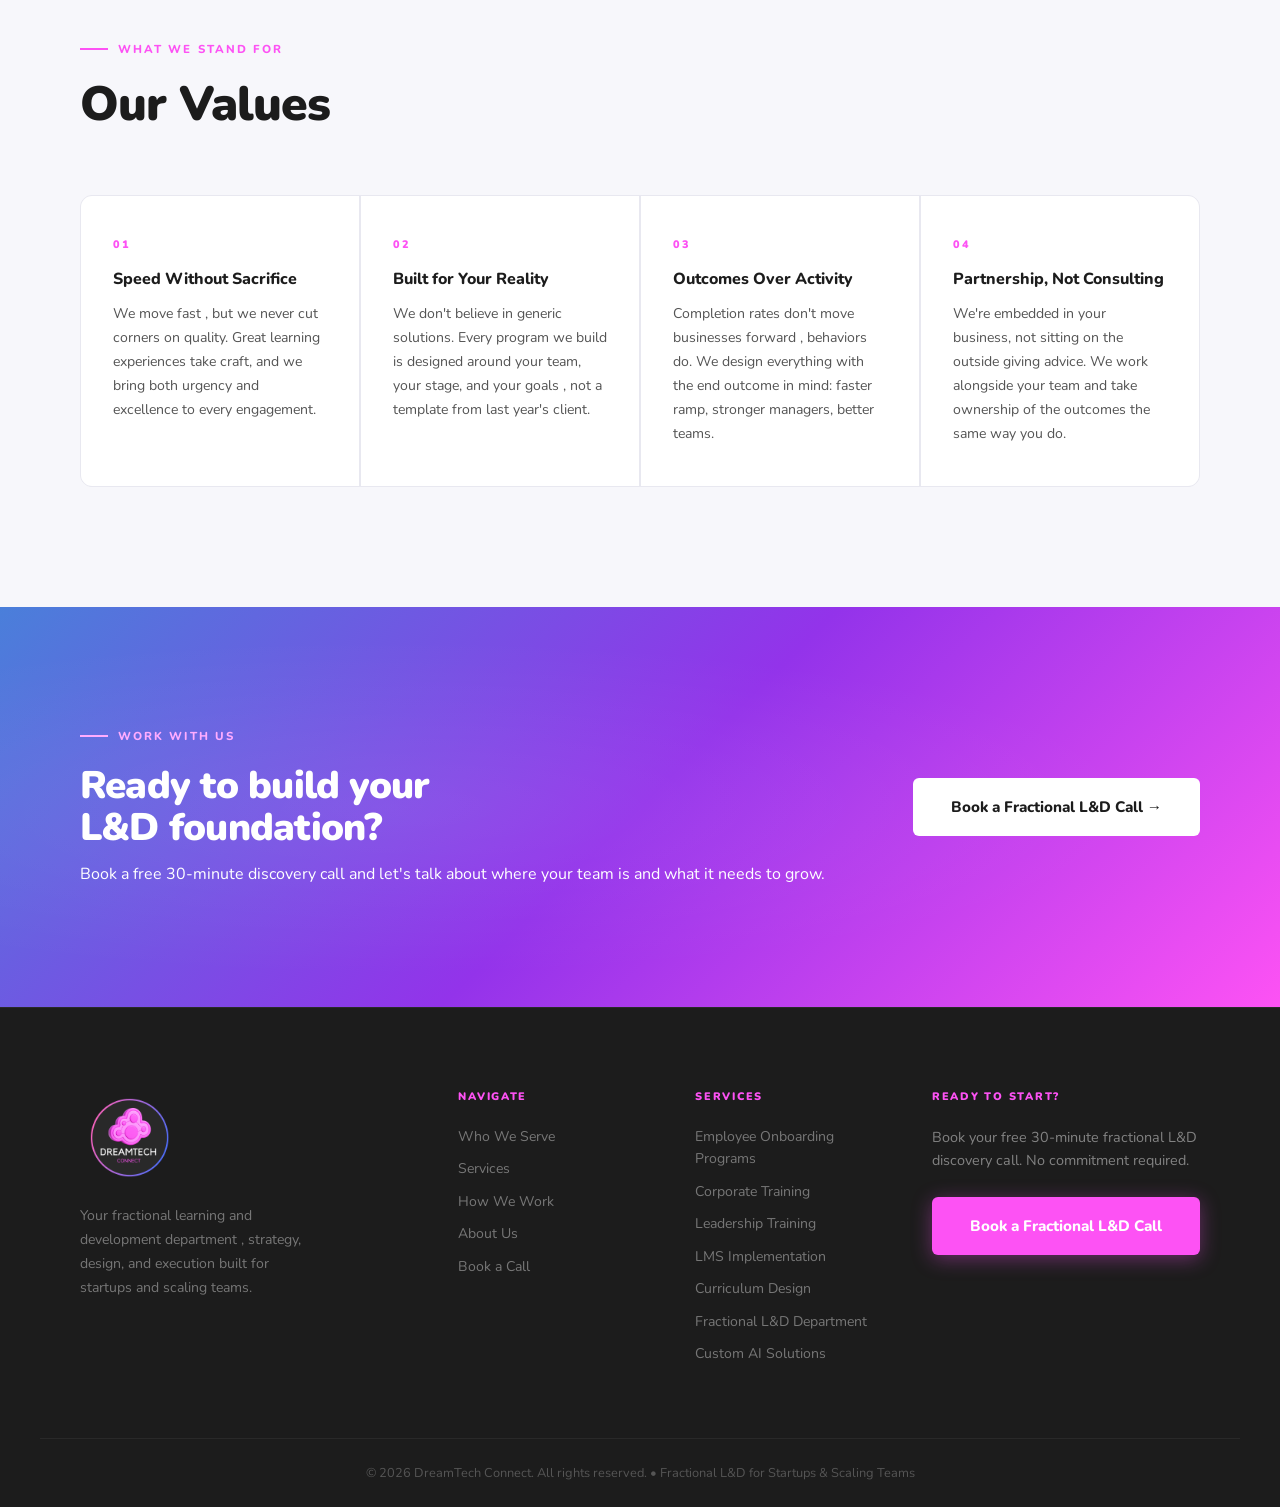
<file: about.html>
<!DOCTYPE html>
<html lang="en">
<head>
  <meta charset="UTF-8" />
  <meta name="viewport" content="width=device-width, initial-scale=1.0" />
  <title>About Us | DreamTech Connect</title>
  <meta name="description" content="Meet the team behind DreamTech Connect , fractional L&D experts helping startups and scaling teams build learning infrastructure that drives real growth." />
  <link rel="icon" type="image/png" href="Images/DTC Logo FrontAngle.png" />
  <link rel="apple-touch-icon" href="Images/DTC Logo FrontAngle.png" />
  <link rel="preconnect" href="https://fonts.googleapis.com" />
  <link rel="preconnect" href="https://fonts.gstatic.com" crossorigin />
  <link href="https://fonts.googleapis.com/css2?family=Nunito:wght@300;400;500;600;700;800;900&display=swap" rel="stylesheet" />
  <link rel="stylesheet" href="Stylesheet.css" />
  <link rel="stylesheet" href="about.css" />
</head>
<body>

  <!-- ===== NAVIGATION ===== -->
  <nav class="nav" id="nav">
    <div class="nav-inner">
      <a href="/" class="nav-logo">
        <img src="Images/DTC Logo FrontAngle.png" alt="DreamTech Connect" />
      </a>
      <button class="nav-toggle" id="navToggle" aria-label="Toggle menu">
        <span></span><span></span><span></span>
      </button>
      <ul class="nav-links" id="navLinks">
        <li><a href="/#who-we-serve">Who We Serve</a></li>
        <li><a href="/#services">Services</a></li>
        <li><a href="/#how-we-work">How We Work</a></li>
        <li><a href="/#faq">FAQ</a></li>
        <li><a href="about.html" class="active">About Us</a></li>
        <li><a href="/#book-a-call" class="nav-cta">Book a Fractional L&D Call</a></li>
      </ul>
    </div>
  </nav>

  <!-- ===== PAGE HERO ===== -->
  <section class="about-hero">
    <div class="container about-hero-inner">
      <div class="about-hero-copy">
        <p class="eyebrow">Our Mission</p>
        <h1>Enterprise L&D built<br />for <span class="headline-accent">startups</span></h1>
        <p class="about-hero-sub mission-hero-text">
          DreamTech Connect's mission is to build the learning and development systems that help startups and scaling teams grow faster, lead better, and operate without the overhead of a full internal L&D department.
        </p>
      </div>
      <div class="about-hero-photo slide-in-right">
        <div class="hero-photo-glow"></div>
        <img src="Images/Shawny and Sean With DTC logos.svg" alt="Shawny and Sean, Co-Founders of DreamTech Connect" />
      </div>
    </div>
  </section>

  <div class="mission-strip">
    <div class="container mission-inner">
      <div class="mission-stat">
        <span class="stat-num">10–500</span>
        <span class="stat-label">Employee sweet spot</span>
      </div>
      <div class="mission-divider"></div>
      <div class="mission-stat">
        <span class="stat-num">30+ yrs</span>
        <span class="stat-label">Combined L&D experience</span>
      </div>
      <div class="mission-divider"></div>
      <div class="mission-stat">
        <span class="stat-num">5+</span>
        <span class="stat-label">Industries served</span>
      </div>
      <div class="mission-divider"></div>
      <div class="mission-stat">
        <span class="stat-num">2–4 wks</span>
        <span class="stat-label">Avg. onboarding build</span>
      </div>
    </div>
  </div>

  <!-- ===== FOUNDER STORY ===== -->
  <section class="founder-story reveal">
    <div class="container">
      <div class="founder-story-inner">
        <div class="founder-story-text">
          <p class="eyebrow eyebrow-dark">Why We Started</p>
          <h2>We saw the gap.<br />We built the bridge.</h2>
          <p class="founder-p">After a combined 30+ years leading L&D inside enterprise and mid-market organizations, Shawny and Sean watched the same pattern repeat: fast-growing startups struggling with broken onboarding, undertrained managers, and no scalable path forward. The talent was there. The infrastructure wasn't.</p>
          <p class="founder-p">Enterprise-level L&D expertise had never been accessible to Series A and B companies, not without the headcount, the budget, or the time to build an internal team from scratch. Agencies offered templates. Consultants offered advice. Nobody offered to actually do the work alongside you.</p>
          <p class="founder-p">So they built DreamTech Connect: a fractional L&D team that plugs directly into your business, builds what you need, and delivers results you can measure.</p>
        </div>
        <div class="founder-proof">
          <div class="proof-header">Industries we've served</div>
          <div class="proof-tags">
            <span>Life Sciences</span>
            <span>Financial Services</span>
            <span>Healthcare</span>
            <span>Technology</span>
            <span>Hospitality</span>
            <span>Fintech</span>
            <span>Blockchain</span>
            <span>Professional Services</span>
          </div>
          <div class="proof-outcome">
            <div class="proof-outcome-icon">
              <svg viewBox="0 0 24 24" fill="none" stroke="currentColor" stroke-width="2" stroke-linecap="round" stroke-linejoin="round"><polyline points="22 7 13.5 15.5 8.5 10.5 2 17"/><polyline points="16 7 22 7 22 13"/></svg>
            </div>
            <p>A Series B fintech reduced new-hire ramp time by 40% after a structured onboarding build. A professional services firm cut training development time in half after a full LMS implementation and curriculum redesign. A scaling tech team saw a 60% increase in productivity after a custom AI learning solution gave their people the tools to work smarter and get their time back. Results like these are why we do this work.</p>
          </div>
        </div>
      </div>
    </div>
  </section>

  <!-- ===== TEAM ===== -->
  <section class="team">
    <div class="container">
      <div class="team-header">
        <p class="eyebrow eyebrow-dark">Meet the Team</p>
        <h2>People who are serious<br />about your team's growth</h2>
      </div>

      <div class="team-grid">

        <!-- SHAWNY -->
        <div class="team-card reveal">
          <div class="team-photo-wrap">
            <img src="Images/Shawny Headshoots.jpeg" alt="Shawny Hargrove, DreamTech Connect" class="team-photo" />
          </div>
          <div class="team-info">
            <div class="team-name-row">
              <div>
                <h3 class="team-name">Shawny Hargrove</h3>
                <p class="team-title">Co-Founder &amp; Chief Executive Officer</p>
              </div>
              <div class="social-btns">
                <a href="https://www.linkedin.com/in/shawnyhargrove/" class="linkedin-btn" aria-label="Shawny Hargrove on LinkedIn" target="_blank" rel="noopener noreferrer">
                  <svg viewBox="0 0 24 24" fill="currentColor"><path d="M20.447 20.452h-3.554v-5.569c0-1.328-.027-3.037-1.852-3.037-1.853 0-2.136 1.445-2.136 2.939v5.667H9.351V9h3.414v1.561h.046c.477-.9 1.637-1.85 3.37-1.85 3.601 0 4.267 2.37 4.267 5.455v6.286zM5.337 7.433a2.062 2.062 0 0 1-2.063-2.065 2.064 2.064 0 1 1 2.063 2.065zm1.782 13.019H3.555V9h3.564v11.452zM22.225 0H1.771C.792 0 0 .774 0 1.729v20.542C0 23.227.792 24 1.771 24h20.451C23.2 24 24 23.227 24 22.271V1.729C24 .774 23.2 0 22.222 0h.003z"/></svg>
                </a>
                <a href="mailto:shawny@dreamtechconnect.io" class="email-btn" aria-label="Email Shawny Hargrove">
                  <svg viewBox="0 0 24 24" fill="none" stroke="currentColor" stroke-width="1.8" stroke-linecap="round" stroke-linejoin="round"><path d="M4 4h16c1.1 0 2 .9 2 2v12c0 1.1-.9 2-2 2H4c-1.1 0-2-.9-2-2V6c0-1.1.9-2 2-2z"/><polyline points="22,6 12,13 2,6"/></svg>
                </a>
              </div>
            </div>
            <p class="team-bio">
              With over a decade leading L&D across roles like Director of Curriculum and Training Operations, Shawny founded DreamTech Connect to bring that same enterprise-level expertise to startups that are ready to grow but don't have the time, bandwidth, or internal team to build it themselves. She channels that experience into AI-driven learning systems that make training seamless, scalable, and measurable.
            </p>
            <p class="team-bio">
              Shawny partners closely with founders and people leaders to build learning ecosystems that align directly to business goals. Whether that's LMS implementation, a certification framework, or a full onboarding program, she designs solutions that don't just check a box. They move the business forward.
            </p>
            <p class="team-bio">
              If you're ready to transform how your team learns and performs, she's ready to build that strategy with you.
            </p>
          </div>
        </div>

        <!-- SEAN -->
        <div class="team-card team-card--reverse reveal">
          <div class="team-photo-wrap">
            <img src="Images/Sean Website Picture.jpeg" alt="Sean, DreamTech Connect" class="team-photo" />
          </div>
          <div class="team-info">
            <div class="team-name-row">
              <div>
                <h3 class="team-name">Sean McCullough</h3>
                <p class="team-title">Co-Founder &amp; Chief Operating Officer</p>
              </div>
              <div class="social-btns">
                <a href="https://www.linkedin.com/in/seanmccullough1/" class="linkedin-btn" aria-label="Sean McCullough on LinkedIn" target="_blank" rel="noopener noreferrer">
                  <svg viewBox="0 0 24 24" fill="currentColor"><path d="M20.447 20.452h-3.554v-5.569c0-1.328-.027-3.037-1.852-3.037-1.853 0-2.136 1.445-2.136 2.939v5.667H9.351V9h3.414v1.561h.046c.477-.9 1.637-1.85 3.37-1.85 3.601 0 4.267 2.37 4.267 5.455v6.286zM5.337 7.433a2.062 2.062 0 0 1-2.063-2.065 2.064 2.064 0 1 1 2.063 2.065zm1.782 13.019H3.555V9h3.564v11.452zM22.225 0H1.771C.792 0 0 .774 0 1.729v20.542C0 23.227.792 24 1.771 24h20.451C23.2 24 24 23.227 24 22.271V1.729C24 .774 23.2 0 22.222 0h.003z"/></svg>
                </a>
                <a href="mailto:sean@dreamtechconnect.io" class="email-btn" aria-label="Email Sean McCullough">
                  <svg viewBox="0 0 24 24" fill="none" stroke="currentColor" stroke-width="1.8" stroke-linecap="round" stroke-linejoin="round"><path d="M4 4h16c1.1 0 2 .9 2 2v12c0 1.1-.9 2-2 2H4c-1.1 0-2-.9-2-2V6c0-1.1.9-2 2-2z"/><polyline points="22,6 12,13 2,6"/></svg>
                </a>
              </div>
            </div>
            <p class="team-bio">
              With 19+ years of experience spanning instructional design to Training and Operations Director, Sean co-founded DreamTech Connect to give scaling startups access to the kind of L&D expertise that used to be reserved for large enterprises. He's spent his career inside complex organizations, leading design teams, rebuilding programs that weren't working, and introducing technology that made learning faster, smarter, and more cost-effective.
            </p>
            <p class="team-bio">
              Sean works closely with every client from day one, starting with the gaps before ever touching a solution. He designs learning programs that are built around your business goals, not a template, ensuring the final product doesn't just train your team. It moves the needle and proves ROI.
            </p>
            <p class="team-bio">
              If you're ready to stop guessing and start building a learning function that actually performs, he's ready to make that happen.
            </p>
          </div>
        </div>

      </div>
    </div>
  </section>

  <!-- ===== OUR VALUES ===== -->
  <section class="values">
    <div class="container">
      <div class="values-header">
        <p class="eyebrow eyebrow-dark">What We Stand For</p>
        <h2>Our Values</h2>
      </div>
      <div class="values-grid">

        <div class="value-item reveal">
          <div class="value-num">01</div>
          <h3>Speed Without Sacrifice</h3>
          <p>We move fast , but we never cut corners on quality. Great learning experiences take craft, and we bring both urgency and excellence to every engagement.</p>
        </div>

        <div class="value-item reveal">
          <div class="value-num">02</div>
          <h3>Built for Your Reality</h3>
          <p>We don't believe in generic solutions. Every program we build is designed around your team, your stage, and your goals , not a template from last year's client.</p>
        </div>

        <div class="value-item reveal">
          <div class="value-num">03</div>
          <h3>Outcomes Over Activity</h3>
          <p>Completion rates don't move businesses forward , behaviors do. We design everything with the end outcome in mind: faster ramp, stronger managers, better teams.</p>
        </div>

        <div class="value-item reveal">
          <div class="value-num">04</div>
          <h3>Partnership, Not Consulting</h3>
          <p>We're embedded in your business, not sitting on the outside giving advice. We work alongside your team and take ownership of the outcomes the same way you do.</p>
        </div>

      </div>
    </div>
  </section>

  <!-- ===== CTA ===== -->
  <section class="about-cta">
    <div class="container about-cta-inner">
      <div>
        <p class="eyebrow">Work With Us</p>
        <h2>Ready to build your<br />L&amp;D foundation?</h2>
        <p style="color: #ffffff;">Book a free 30-minute discovery call and let's talk about where your team is and what it needs to grow.</p>
      </div>
      <a href="/#book-a-call" class="btn btn-white">Book a Fractional L&amp;D Call &rarr;</a>
    </div>
  </section>

  <!-- ===== FOOTER ===== -->
  <footer class="footer">
    <div class="container footer-inner">
      <div class="footer-brand">
        <img src="Images/This the One! DTC Logo.png" alt="DreamTech Connect" />
        <p>Your fractional learning and development department , strategy, design, and execution built for startups and scaling teams.</p>
      </div>
      <div class="footer-col">
        <h4>Navigate</h4>
        <ul>
          <li><a href="/#who-we-serve">Who We Serve</a></li>
          <li><a href="/#services">Services</a></li>
          <li><a href="/#how-we-work">How We Work</a></li>
          <li><a href="about.html">About Us</a></li>
          <li><a href="/#book-a-call">Book a Call</a></li>
        </ul>
      </div>
      <div class="footer-col">
        <h4>Services</h4>
        <ul>
          <li>Employee Onboarding Programs</li>
          <li>Corporate Training</li>
          <li>Leadership Training</li>
          <li>LMS Implementation</li>
          <li>Curriculum Design</li>
          <li>Fractional L&amp;D Department</li>
          <li>Custom AI Solutions</li>
        </ul>
      </div>
      <div class="footer-col footer-cta-col">
        <h4>Ready to Start?</h4>
        <p>Book your free 30-minute fractional L&D discovery call. No commitment required.</p>
        <a href="/#book-a-call" class="btn btn-pink">Book a Fractional L&amp;D Call</a>
      </div>
    </div>
    <div class="footer-bottom">
      <div class="container">
        <p>&copy; 2026 DreamTech Connect. All rights reserved. &bull; Fractional L&D for Startups &amp; Scaling Teams</p>
      </div>
    </div>
  </footer>

  <script>
    const nav = document.getElementById('nav');
    window.addEventListener('scroll', () => {
      nav.classList.toggle('scrolled', window.scrollY > 40);
    });
    // On about page, nav starts scrolled (white bg) since hero is not dark
    nav.classList.add('scrolled');

    const toggle = document.getElementById('navToggle');
    const links = document.getElementById('navLinks');
    toggle.addEventListener('click', () => {
      links.classList.toggle('open');
      toggle.classList.toggle('active');
    });
    document.querySelectorAll('.nav-links a').forEach(a => {
      a.addEventListener('click', () => {
        links.classList.remove('open');
        toggle.classList.remove('active');
      });
    });

    const observer = new IntersectionObserver(entries => {
      entries.forEach(e => {
        if (e.isIntersecting) {
          e.target.classList.add('visible');
          observer.unobserve(e.target);
        }
      });
    }, { threshold: 0.1 });
    document.querySelectorAll('.reveal, .slide-in-right').forEach(el => observer.observe(el));
  </script>

</body>
</html>
</file>
<file: Stylesheet.css>
/* =============================================
   DREAMTECH CONNECT — Premium Redesign
   Colors: #fd52f4 | #ffacff | #292929 | #545454
   Font: Nunito
   ============================================= */

/* ---- RESET ---- */
*, *::before, *::after { box-sizing: border-box; margin: 0; padding: 0; }
html { scroll-behavior: smooth; }
img { max-width: 100%; display: block; }
a { text-decoration: none; color: inherit; }
ul { list-style: none; }

/* ---- TOKENS ---- */
:root {
  --pink:         #fd52f4;
  --pink-light:   #ffacff;
  --dark:         #1c1c1c;
  --dark-2:       #292929;
  --text:         #545454;
  --text-light:   #888899;
  --white:        #ffffff;
  --off-white:    #f7f7fb;
  --border:       #e8e8f0;
  --grad:         linear-gradient(135deg, #4a7fda 0%, #9333ea 50%, #fd52f4 100%);

  --font:         'Nunito', 'Helvetica Neue', Arial, sans-serif;
  --radius:       12px;
  --ease:         cubic-bezier(0.4, 0, 0.2, 1);
  --section:      120px;
  --container:    1200px;
}

body {
  font-family: var(--font);
  color: var(--text);
  background: var(--white);
  line-height: 1.6;
  -webkit-font-smoothing: antialiased;
  overflow-x: hidden;
}

/* ---- CONTAINER ---- */
.container {
  max-width: var(--container);
  margin: 0 auto;
  padding: 0 40px;
}

/* ---- EYEBROW ---- */
.eyebrow {
  display: flex;
  align-items: center;
  gap: 10px;
  font-size: 0.72rem;
  font-weight: 800;
  letter-spacing: 0.18em;
  text-transform: uppercase;
  color: var(--pink-light);
  margin-bottom: 20px;
}
.eyebrow::before {
  content: '';
  display: block;
  width: 28px;
  height: 2px;
  background: var(--pink);
  flex-shrink: 0;
}
.eyebrow-dark {
  color: var(--pink);
}

/* ---- HEADINGS ---- */
h2 {
  font-size: clamp(2rem, 4vw, 3rem);
  font-weight: 900;
  color: var(--dark);
  line-height: 1.1;
  letter-spacing: -0.02em;
}

/* ---- BUTTONS ---- */
.btn {
  display: inline-flex;
  align-items: center;
  justify-content: center;
  padding: 15px 36px;
  font-family: var(--font);
  font-size: 0.95rem;
  font-weight: 800;
  border-radius: 6px;
  cursor: pointer;
  border: 2px solid transparent;
  transition: all 0.25s var(--ease);
  white-space: nowrap;
}

.btn-white {
  background: var(--white);
  color: var(--dark);
}
.btn-white:hover {
  background: var(--off-white);
  transform: translateY(-2px);
  box-shadow: 0 8px 32px rgba(0,0,0,0.15);
}

.btn-ghost {
  background: transparent;
  color: rgba(255,255,255,0.85);
  border-color: rgba(255,255,255,0.3);
}
.btn-ghost:hover {
  border-color: rgba(255,255,255,0.7);
  color: var(--white);
  background: rgba(255,255,255,0.07);
}

.btn-pink {
  background: var(--pink);
  color: var(--white);
  box-shadow: 0 4px 20px rgba(253,82,244,0.35);
}
.btn-pink:hover {
  transform: translateY(-2px);
  box-shadow: 0 10px 36px rgba(253,82,244,0.5);
  background: #e040e8;
}

.btn.full-width { width: 100%; }

/* ---- LINK ARROW ---- */
.link-arrow {
  display: inline-flex;
  align-items: center;
  font-size: 0.95rem;
  font-weight: 800;
  color: var(--pink);
  transition: gap 0.2s var(--ease);
  gap: 6px;
}
.link-arrow:hover { gap: 12px; }

/* ---- REVEAL ANIMATION ---- */
.reveal {
  opacity: 0;
  transform: translateY(28px);
  transition: opacity 0.6s var(--ease), transform 0.6s var(--ease);
}
.reveal.visible {
  opacity: 1;
  transform: translateY(0);
}
.reveal:nth-child(2) { transition-delay: 0.1s; }
.reveal:nth-child(3) { transition-delay: 0.2s; }
.reveal:nth-child(4) { transition-delay: 0.05s; }
.reveal:nth-child(5) { transition-delay: 0.15s; }
.reveal:nth-child(6) { transition-delay: 0.25s; }


/* ==============================================
   NAVIGATION
   ============================================== */
.nav {
  position: fixed;
  top: 0; left: 0; right: 0;
  z-index: 100;
  height: 76px;
  display: flex;
  align-items: center;
  background: rgba(28, 28, 28, 0.0);
  transition: background 0.4s var(--ease), box-shadow 0.4s var(--ease);
}

.nav.scrolled {
  background: rgba(255, 255, 255, 0.96);
  backdrop-filter: blur(16px);
  -webkit-backdrop-filter: blur(16px);
  box-shadow: 0 1px 0 var(--border);
}

/* Logo: white on dark hero, dark once scrolled */
.nav-logo img {
  height: 72px;
  width: auto;
  filter: brightness(1);
  transition: filter 0.3s;
}
.nav.scrolled .nav-logo img {
  filter: brightness(1);
}

.nav-inner {
  max-width: var(--container);
  margin: 0 auto;
  padding: 0 40px;
  width: 100%;
  display: flex;
  align-items: center;
  justify-content: space-between;
  gap: 32px;
}

.nav-links {
  display: flex;
  align-items: center;
  gap: 4px;
}

.nav-links li a {
  font-size: 0.9rem;
  font-weight: 700;
  color: rgba(255,255,255,0.8);
  padding: 8px 16px;
  border-radius: 6px;
  transition: all 0.2s var(--ease);
}
.nav-links li a:hover {
  color: var(--white);
  background: rgba(255,255,255,0.1);
}

/* Once scrolled, invert link colors */
.nav.scrolled .nav-links li a {
  color: var(--text);
}
.nav.scrolled .nav-links li a:hover {
  color: var(--dark);
  background: var(--off-white);
}

.nav-cta {
  background: var(--pink) !important;
  color: var(--white) !important;
  padding: 10px 22px !important;
  border-radius: 6px !important;
  box-shadow: 0 4px 16px rgba(253,82,244,0.3);
}
.nav-cta:hover {
  background: #e040e8 !important;
  box-shadow: 0 6px 24px rgba(253,82,244,0.45) !important;
  transform: translateY(-1px);
}

.nav-toggle {
  display: none;
  flex-direction: column;
  gap: 5px;
  background: none;
  border: none;
  cursor: pointer;
  padding: 4px;
}
.nav-toggle span {
  display: block;
  width: 22px;
  height: 2px;
  background: var(--white);
  border-radius: 2px;
  transition: all 0.25s var(--ease);
}
.nav.scrolled .nav-toggle span { background: var(--dark); }
.nav-toggle.active span:nth-child(1) { transform: translateY(7px) rotate(45deg); }
.nav-toggle.active span:nth-child(2) { opacity: 0; }
.nav-toggle.active span:nth-child(3) { transform: translateY(-7px) rotate(-45deg); }


/* ==============================================
   HERO
   ============================================== */
.hero {
  min-height: 100vh;
  background: var(--dark);
  display: flex;
  flex-direction: column;
  justify-content: center;
  padding: 120px 40px 80px;
  position: relative;
  overflow: hidden;
}

/* Subtle gradient blob behind logo */
.hero-bg-glow {
  position: absolute;
  width: 700px;
  height: 700px;
  border-radius: 50%;
  background: radial-gradient(circle, rgba(253,82,244,0.1) 0%, rgba(147,51,234,0.06) 40%, transparent 70%);
  right: -100px;
  top: 50%;
  transform: translateY(-50%);
  pointer-events: none;
}

.hero-inner {
  max-width: var(--container);
  margin: 0 auto;
  width: 100%;
  display: flex;
  align-items: center;
  gap: 80px;
}

.hero-copy {
  flex: 1 1 55%;
}

.hero-copy h1 {
  font-size: clamp(3rem, 5.5vw, 5rem);
  font-weight: 900;
  color: var(--white);
  line-height: 1.08;
  letter-spacing: -0.03em;
  margin-bottom: 28px;
}

.dot { color: var(--pink); }

.headline-accent {
  background: var(--grad);
  -webkit-background-clip: text;
  -webkit-text-fill-color: transparent;
  background-clip: text;
}

.hero-sub {
  font-size: 1.1rem;
  color: rgba(255,255,255,0.65);
  line-height: 1.75;
  max-width: 480px;
  margin-bottom: 40px;
}

.hero-actions {
  display: flex;
  align-items: center;
  gap: 16px;
  flex-wrap: wrap;
}

.hero-visual {
  flex: 0 0 auto;
  position: relative;
  display: flex;
  align-items: center;
  justify-content: center;
}

.hero-glow-ring {
  position: absolute;
  width: 340px;
  height: 340px;
  border-radius: 50%;
  border: 1px solid rgba(253,82,244,0.2);
  box-shadow:
    0 0 60px rgba(253,82,244,0.15),
    inset 0 0 60px rgba(253,82,244,0.05);
}

.hero-logo {
  width: 260px;
  height: 260px;
  object-fit: contain;
  position: relative;
  z-index: 1;
  filter: drop-shadow(0 0 48px rgba(253,82,244,0.3));
}

.hero-scroll-hint {
  position: absolute;
  bottom: 36px;
  left: 50%;
  transform: translateX(-50%);
  display: flex;
  flex-direction: column;
  align-items: center;
  gap: 10px;
}
.hero-scroll-hint span {
  font-size: 0.68rem;
  font-weight: 800;
  letter-spacing: 0.2em;
  text-transform: uppercase;
  color: rgba(255,255,255,0.35);
}
.scroll-line {
  width: 1px;
  height: 48px;
  background: linear-gradient(to bottom, rgba(255,255,255,0.35), transparent);
  animation: scrollDrop 1.8s ease-in-out infinite;
}
@keyframes scrollDrop {
  0%, 100% { transform: scaleY(1); opacity: 1; }
  50% { transform: scaleY(0.5); opacity: 0.4; }
}


/* ==============================================
   MARQUEE STRIP
   ============================================== */
.marquee-wrap {
  background: var(--dark-2);
  border-top: 1px solid rgba(255,255,255,0.06);
  border-bottom: 1px solid rgba(255,255,255,0.06);
  overflow: hidden;
  padding: 16px 0;
  white-space: nowrap;
}

.marquee-track {
  display: inline-flex;
  gap: 0;
  animation: marquee 28s linear infinite;
}

.marquee-track span {
  font-size: 0.78rem;
  font-weight: 800;
  letter-spacing: 0.12em;
  text-transform: uppercase;
  color: rgba(255,255,255,0.35);
  padding: 0 28px;
}
.marquee-track .sep {
  color: var(--pink);
  opacity: 0.5;
  padding: 0;
}

@keyframes marquee {
  from { transform: translateX(0); }
  to   { transform: translateX(-50%); }
}


/* ==============================================
   THE PROBLEM
   ============================================== */
.problem {
  padding: var(--section) 0;
  background: var(--white);
}

.problem-inner {
  display: grid;
  grid-template-columns: 1fr 1fr;
  gap: 100px;
  align-items: start;
}

.problem-left h2 {
  font-size: clamp(2rem, 3.5vw, 2.8rem);
  color: var(--dark);
  margin-bottom: 24px;
}
.problem-left h2 em {
  font-style: italic;
  background: var(--grad);
  -webkit-background-clip: text;
  -webkit-text-fill-color: transparent;
  background-clip: text;
}

.problem-statement {
  font-size: 1.05rem;
  color: var(--text);
  line-height: 1.75;
  margin-bottom: 32px;
  max-width: 420px;
}

.problem-right {
  display: flex;
  flex-direction: column;
  gap: 0;
}

.problem-item {
  display: flex;
  gap: 24px;
  padding: 32px 0;
  border-bottom: 1px solid var(--border);
}
.problem-item:first-child { border-top: 1px solid var(--border); }

.problem-num {
  font-size: 0.7rem;
  font-weight: 900;
  letter-spacing: 0.1em;
  color: var(--pink);
  padding-top: 4px;
  flex-shrink: 0;
  width: 24px;
}

.problem-text h3 {
  font-size: 1rem;
  font-weight: 800;
  color: var(--dark);
  margin-bottom: 8px;
}
.problem-text p {
  font-size: 0.9rem;
  color: var(--text);
  line-height: 1.7;
}


/* ==============================================
   SERVICES
   ============================================== */
.services {
  padding: var(--section) 0;
  background: var(--off-white);
  border-top: 1px solid var(--border);
}

.services-header {
  display: flex;
  align-items: flex-start;
  justify-content: space-between;
  gap: 60px;
  margin-bottom: 72px;
}

.services-header h2 { flex-shrink: 0; }

.services-intro {
  font-size: 1.05rem;
  color: var(--text);
  line-height: 1.75;
  max-width: 480px;
  padding-top: 40px;
}

.services-grid {
  display: grid;
  grid-template-columns: repeat(3, 1fr);
  gap: 2px;
  background: var(--border);
  border: 1px solid var(--border);
  border-radius: var(--radius);
  overflow: hidden;
  margin-bottom: 2px;
}

.service-item {
  background: var(--white);
  padding: 44px 36px;
  position: relative;
  transition: background 0.2s var(--ease);
}
.service-item:hover {
  background: #fdf5ff;
}

.service-num {
  font-size: 0.68rem;
  font-weight: 900;
  letter-spacing: 0.14em;
  color: var(--pink);
  margin-bottom: 16px;
}

.service-item h3 {
  font-size: 1.05rem;
  font-weight: 800;
  color: var(--dark);
  line-height: 1.3;
  margin-bottom: 12px;
}

.service-item > p {
  font-size: 0.88rem;
  color: var(--text);
  line-height: 1.7;
}

.service-tagline {
  font-size: 0.82rem !important;
  font-weight: 800 !important;
  color: var(--pink) !important;
  text-transform: uppercase;
  letter-spacing: 0.06em;
  margin-bottom: 10px !important;
}

.service-list {
  list-style: none;
  padding: 0;
  margin: 18px 0 0;
  display: flex;
  flex-direction: column;
  gap: 10px;
}

.service-list li {
  font-size: 0.86rem;
  color: var(--text);
  line-height: 1.5;
  padding-left: 18px;
  position: relative;
}

.service-list li::before {
  content: '';
  position: absolute;
  left: 0;
  top: 8px;
  width: 6px;
  height: 6px;
  border-radius: 50%;
  background: var(--pink);
}

.service-badge {
  position: absolute;
  top: 20px;
  right: 20px;
  font-size: 0.65rem;
  font-weight: 900;
  letter-spacing: 0.1em;
  text-transform: uppercase;
  color: var(--pink);
  background: rgba(253,82,244,0.08);
  padding: 4px 12px;
  border-radius: 50px;
  border: 1px solid rgba(253,82,244,0.2);
}

/* AI Card — featured, full-width, dark */
.ai-service {
  background: var(--dark);
  border-radius: var(--radius);
  padding: 56px 60px;
  display: grid;
  grid-template-columns: 1fr 1fr;
  gap: 80px;
  align-items: center;
  margin-top: 24px;
  position: relative;
  overflow: hidden;
}

.ai-service::before {
  content: '';
  position: absolute;
  width: 500px; height: 500px;
  border-radius: 50%;
  background: radial-gradient(circle, rgba(253,82,244,0.1) 0%, transparent 65%);
  right: -100px; top: 50%;
  transform: translateY(-50%);
  pointer-events: none;
}

.ai-service .service-num {
  color: var(--pink);
  margin-bottom: 12px;
}

.ai-service-left h3 {
  font-size: clamp(1.3rem, 2vw, 1.7rem);
  font-weight: 900;
  color: var(--white);
  line-height: 1.25;
  letter-spacing: -0.02em;
  margin-bottom: 16px;
}

.ai-service-left > p {
  font-size: 0.95rem;
  color: rgba(255,255,255,0.6);
  line-height: 1.75;
}

.ai-service-right ul {
  display: flex;
  flex-direction: column;
  gap: 14px;
  margin-bottom: 36px;
}

.ai-service-right li {
  font-size: 0.9rem;
  color: rgba(255,255,255,0.65);
  padding-left: 20px;
  position: relative;
  line-height: 1.5;
}
.ai-service-right li::before {
  content: '';
  position: absolute;
  left: 0;
  top: 9px;
  width: 6px;
  height: 6px;
  border-radius: 50%;
  background: var(--pink);
}


/* ==============================================
   WHY DREAMTECH
   ============================================== */
.why {
  padding: var(--section) 0;
  background: var(--dark);
  position: relative;
  overflow: hidden;
}

.why::before {
  content: '';
  position: absolute;
  width: 800px; height: 800px;
  border-radius: 50%;
  background: radial-gradient(circle, rgba(253,82,244,0.05) 0%, transparent 65%);
  left: -300px; top: 50%;
  transform: translateY(-50%);
  pointer-events: none;
}

.why-header {
  margin-bottom: 72px;
  display: flex;
  gap: 100px;
  align-items: flex-end;
}

.why-header h2 {
  color: var(--white);
  font-size: clamp(2rem, 3.5vw, 2.8rem);
  flex-shrink: 0;
}

.why-grid {
  display: grid;
  grid-template-columns: repeat(3, 1fr);
  gap: 1px;
  background: rgba(255,255,255,0.06);
  border: 1px solid rgba(255,255,255,0.06);
  border-radius: var(--radius);
  overflow: hidden;
}

.why-item {
  background: var(--dark);
  padding: 44px 36px;
  transition: background 0.2s var(--ease);
}
.why-item:hover {
  background: #242424;
}

.why-icon {
  width: 40px;
  height: 40px;
  color: var(--pink);
  margin-bottom: 20px;
}
.why-icon svg {
  width: 100%;
  height: 100%;
}

.why-item h3 {
  font-size: 1rem;
  font-weight: 800;
  color: var(--white);
  margin-bottom: 10px;
  line-height: 1.3;
}

.why-item p {
  font-size: 0.88rem;
  color: rgba(255,255,255,0.5);
  line-height: 1.7;
}


/* ==============================================
   BOOK A CALL
   ============================================== */
.book {
  padding: var(--section) 0;
  background: var(--white);
  border-top: 1px solid var(--border);
}

.book-inner {
  display: grid;
  grid-template-columns: 1fr 1.1fr;
  gap: 100px;
  align-items: start;
}

.book-copy h2 {
  font-size: clamp(2rem, 3.5vw, 2.8rem);
  margin-bottom: 20px;
}

.book-copy > p {
  font-size: 1rem;
  color: var(--text);
  line-height: 1.75;
  margin-bottom: 36px;
}

.book-checklist {
  display: flex;
  flex-direction: column;
  gap: 14px;
}

.book-checklist li {
  display: flex;
  align-items: center;
  gap: 12px;
  font-size: 0.95rem;
  font-weight: 700;
  color: var(--dark);
}
.book-checklist li svg {
  width: 20px;
  height: 20px;
  flex-shrink: 0;
}

/* Form */
.book-form {
  background: var(--off-white);
  border: 1px solid var(--border);
  border-radius: var(--radius);
  padding: 44px 40px;
  display: flex;
  flex-direction: column;
  gap: 20px;
}

.form-row {
  display: grid;
  grid-template-columns: 1fr 1fr;
  gap: 16px;
}

.form-group {
  display: flex;
  flex-direction: column;
  gap: 6px;
}

.form-group label {
  font-size: 0.8rem;
  font-weight: 800;
  letter-spacing: 0.04em;
  color: var(--dark);
  text-transform: uppercase;
}

.form-group input,
.form-group select,
.form-group textarea {
  font-family: var(--font);
  font-size: 0.95rem;
  color: var(--dark);
  background: var(--white);
  border: 1.5px solid var(--border);
  border-radius: 8px;
  padding: 13px 16px;
  outline: none;
  transition: border-color 0.2s var(--ease), box-shadow 0.2s var(--ease);
  resize: vertical;
  appearance: none;
  -webkit-appearance: none;
}

.form-group select {
  background-image: url("data:image/svg+xml,%3Csvg xmlns='http://www.w3.org/2000/svg' width='12' height='8' viewBox='0 0 12 8'%3E%3Cpath d='M1 1l5 5 5-5' stroke='%23888899' stroke-width='1.5' fill='none' stroke-linecap='round'/%3E%3C/svg%3E");
  background-repeat: no-repeat;
  background-position: right 14px center;
  padding-right: 40px;
  cursor: pointer;
}

.form-group input:focus,
.form-group select:focus,
.form-group textarea:focus {
  border-color: var(--pink);
  box-shadow: 0 0 0 3px rgba(253,82,244,0.1);
}

.form-group input::placeholder,
.form-group textarea::placeholder {
  color: #bbb;
}


/* ==============================================
   FOOTER
   ============================================== */
.footer {
  background: var(--dark);
  border-top: 1px solid rgba(255,255,255,0.06);
}

.footer-inner {
  display: grid;
  grid-template-columns: 1.8fr 1fr 1fr 1.4fr;
  gap: 60px;
  padding: 80px 40px 72px;
  max-width: var(--container);
  margin: 0 auto;
  border-bottom: 1px solid rgba(255,255,255,0.06);
}

.footer-brand img {
  height: 96px;
  width: auto;
  margin-bottom: 20px;
}

.footer-brand p {
  font-size: 0.88rem;
  color: rgba(255,255,255,0.4);
  line-height: 1.7;
  max-width: 240px;
}

.footer-col h4 {
  font-size: 0.68rem;
  font-weight: 900;
  letter-spacing: 0.16em;
  text-transform: uppercase;
  color: var(--pink);
  margin-bottom: 20px;
}

.footer-col ul {
  display: flex;
  flex-direction: column;
  gap: 10px;
}

.footer-col ul li,
.footer-col ul li a {
  font-size: 0.88rem;
  color: rgba(255,255,255,0.4);
  transition: color 0.2s;
}
.footer-col ul li a:hover { color: rgba(255,255,255,0.8); }

.footer-cta-col p {
  font-size: 0.9rem;
  color: rgba(255,255,255,0.45);
  line-height: 1.65;
  margin-bottom: 24px;
}

.footer-bottom {
  padding: 24px 40px;
}

.footer-bottom p {
  font-size: 0.8rem;
  color: rgba(255,255,255,0.25);
  text-align: center;
}


/* ==============================================
   HERO — additional elements
   ============================================== */
.hero-value-prop {
  font-size: 1.05rem;
  color: rgba(255,255,255,0.7);
  line-height: 1.7;
  max-width: 500px;
  margin-bottom: 12px;
}
.hero-value-prop strong {
  color: rgba(255,255,255,0.9);
  font-weight: 800;
}
.hero-outcome {
  font-size: 0.9rem;
  color: var(--pink-light);
  font-weight: 700;
  font-style: italic;
  margin-bottom: 36px;
  max-width: 460px;
}
.hero-cta-note {
  font-size: 0.78rem;
  color: rgba(255,255,255,0.35);
  margin-top: 16px;
  font-weight: 600;
  letter-spacing: 0.02em;
}


/* ==============================================
   WHO WE SERVE
   ============================================== */
.who {
  padding: var(--section) 0;
  background: var(--white);
  border-top: 1px solid var(--border);
}

.who-header {
  text-align: center;
  margin-bottom: 64px;
}
.who-header .eyebrow { justify-content: center; }
.who-header .eyebrow::before { display: none; }
.who-sub {
  font-size: 1rem;
  color: var(--text);
  line-height: 1.75;
  max-width: 520px;
  margin: 16px auto 0;
}

.who-grid {
  display: grid;
  grid-template-columns: repeat(3, 1fr);
  gap: 24px;
}

.who-card {
  background: var(--off-white);
  border: 1px solid var(--border);
  border-radius: var(--radius);
  padding: 40px 32px;
  position: relative;
  transition: border-color 0.25s var(--ease), box-shadow 0.25s var(--ease);
}
.who-card:hover {
  border-color: rgba(253,82,244,0.25);
  box-shadow: 0 8px 40px rgba(253,82,244,0.08);
}

.who-card--featured {
  border-color: rgba(253,82,244,0.3);
  background: #fdf4ff;
}
.who-card--featured:hover {
  border-color: rgba(253,82,244,0.6);
  box-shadow: 0 12px 48px rgba(253,82,244,0.14);
}

.who-badge {
  position: absolute;
  top: 20px;
  right: 20px;
  font-size: 0.65rem;
  font-weight: 900;
  letter-spacing: 0.1em;
  text-transform: uppercase;
  color: var(--pink);
  background: rgba(253,82,244,0.1);
  border: 1px solid rgba(253,82,244,0.25);
  padding: 4px 12px;
  border-radius: 50px;
}

.who-stage {
  font-size: 0.7rem;
  font-weight: 800;
  letter-spacing: 0.12em;
  text-transform: uppercase;
  color: var(--pink);
  margin-bottom: 4px;
}

.who-count {
  font-size: 1.5rem;
  font-weight: 900;
  color: var(--dark);
  letter-spacing: -0.02em;
  margin-bottom: 16px;
  line-height: 1;
}

.who-card h3 {
  font-size: 1rem;
  font-weight: 800;
  color: var(--dark);
  margin-bottom: 12px;
}

.who-card > p {
  font-size: 0.88rem;
  color: var(--text);
  line-height: 1.7;
  margin-bottom: 20px;
}

.who-list {
  display: flex;
  flex-direction: column;
  gap: 8px;
  border-top: 1px solid var(--border);
  padding-top: 20px;
}
.who-list li {
  font-size: 0.82rem;
  color: var(--text);
  font-weight: 600;
  padding-left: 14px;
  position: relative;
}
.who-list li::before {
  content: '';
  position: absolute;
  left: 0;
  top: 7px;
  width: 5px;
  height: 5px;
  border-radius: 50%;
  background: var(--pink);
}


/* ==============================================
   HOW WE WORK / PROCESS
   ============================================== */
.process {
  padding: var(--section) 0;
  background: var(--off-white);
  border-top: 1px solid var(--border);
}

.process-header {
  margin-bottom: 72px;
}
.process-sub {
  font-size: 1rem;
  color: var(--text);
  line-height: 1.75;
  max-width: 520px;
  margin-top: 16px;
}

.process-steps {
  display: grid;
  grid-template-columns: repeat(4, 1fr);
  gap: 0;
  position: relative;
}

/* connecting line between steps */
.process-steps::before {
  content: '';
  position: absolute;
  top: 28px;
  left: calc(24px + 1px);
  right: 40px;
  height: 1px;
  background: var(--border);
  z-index: 0;
}

.process-step {
  padding: 0 32px 0 0;
  position: relative;
  z-index: 1;
}
.process-step:last-child { padding-right: 0; }

.process-num {
  display: inline-flex;
  align-items: center;
  justify-content: center;
  width: 48px;
  height: 48px;
  border-radius: 50%;
  background: var(--white);
  border: 2px solid var(--pink);
  font-size: 0.72rem;
  font-weight: 900;
  letter-spacing: 0.06em;
  color: var(--pink);
  margin-bottom: 24px;
}

.process-step h3 {
  font-size: 1.05rem;
  font-weight: 800;
  color: var(--dark);
  margin-bottom: 12px;
}

.process-step > p {
  font-size: 0.88rem;
  color: var(--text);
  line-height: 1.7;
  margin-bottom: 12px;
}

.process-note {
  font-size: 0.75rem;
  font-weight: 700;
  color: var(--pink);
  letter-spacing: 0.02em;
}


/* ==============================================
   TYPICAL ENGAGEMENTS
   ============================================== */
.engagements {
  padding: var(--section) 0;
  background: var(--white);
  border-top: 1px solid var(--border);
}

.engagements-header {
  margin-bottom: 64px;
}
.engagements-sub {
  font-size: 1rem;
  color: var(--text);
  line-height: 1.75;
  max-width: 520px;
  margin-top: 16px;
}

.engagements-grid {
  display: grid;
  grid-template-columns: repeat(3, 1fr);
  gap: 24px;
}

.engagement-card {
  border: 1px solid var(--border);
  border-radius: var(--radius);
  padding: 36px 32px;
  display: flex;
  flex-direction: column;
  gap: 0;
  transition: border-color 0.25s var(--ease), box-shadow 0.25s var(--ease);
}
.engagement-card:hover {
  border-color: rgba(253,82,244,0.25);
  box-shadow: 0 8px 40px rgba(253,82,244,0.07);
}

.engagement-type {
  font-size: 0.68rem;
  font-weight: 900;
  letter-spacing: 0.14em;
  text-transform: uppercase;
  color: var(--pink);
  margin-bottom: 8px;
}

.engagement-time {
  font-size: 1.8rem;
  font-weight: 900;
  color: var(--dark);
  letter-spacing: -0.02em;
  line-height: 1;
  margin-bottom: 16px;
}

.engagement-card h3 {
  font-size: 0.95rem;
  font-weight: 800;
  color: var(--dark);
  line-height: 1.4;
  margin-bottom: 20px;
  padding-bottom: 20px;
  border-bottom: 1px solid var(--border);
}

.engagement-list {
  display: flex;
  flex-direction: column;
  gap: 10px;
  margin-bottom: 24px;
  flex: 1;
}
.engagement-list li {
  font-size: 0.85rem;
  color: var(--text);
  padding-left: 16px;
  position: relative;
  line-height: 1.5;
}
.engagement-list li::before {
  content: '';
  position: absolute;
  left: 0;
  top: 7px;
  width: 5px;
  height: 5px;
  border-radius: 50%;
  background: var(--pink);
}

.engagement-outcome {
  background: var(--off-white);
  border-radius: 8px;
  padding: 16px 20px;
  font-size: 0.85rem;
  color: var(--text);
  line-height: 1.6;
}
.outcome-label {
  display: block;
  font-size: 0.65rem;
  font-weight: 900;
  letter-spacing: 0.12em;
  text-transform: uppercase;
  color: var(--pink);
  margin-bottom: 6px;
}


/* ==============================================
   FAQ
   ============================================== */
.faq {
  padding: var(--section) 0;
  background: var(--off-white);
  border-top: 1px solid var(--border);
}

.faq-header {
  margin-bottom: 56px;
}
.faq-sub {
  font-size: 1rem;
  color: var(--text);
  line-height: 1.75;
  max-width: 480px;
  margin-top: 16px;
}

.faq-list {
  max-width: 820px;
}

.faq-item {
  border-bottom: 1px solid var(--border);
}
.faq-item:first-child {
  border-top: 1px solid var(--border);
}

.faq-item summary {
  list-style: none;
  display: flex;
  justify-content: space-between;
  align-items: center;
  padding: 24px 0;
  cursor: pointer;
  font-size: 1rem;
  font-weight: 800;
  color: var(--dark);
  gap: 24px;
  transition: color 0.2s;
  user-select: none;
}
.faq-item summary::-webkit-details-marker { display: none; }
.faq-item summary:hover { color: var(--pink); }

.faq-item summary::after {
  content: '+';
  font-size: 1.4rem;
  font-weight: 300;
  color: var(--pink);
  flex-shrink: 0;
  line-height: 1;
  transition: transform 0.25s var(--ease);
}
.faq-item[open] summary::after {
  transform: rotate(45deg);
}

.faq-item > p {
  font-size: 0.92rem;
  color: var(--text);
  line-height: 1.8;
  padding-bottom: 28px;
  max-width: 700px;
}


/* ==============================================
   BOOK — additional elements
   ============================================== */
.book-desc {
  font-size: 1rem;
  color: var(--text);
  line-height: 1.75;
  margin-bottom: 32px;
}

.book-what-to-expect {
  margin-bottom: 28px;
}
.expect-label {
  font-size: 0.75rem;
  font-weight: 900;
  letter-spacing: 0.12em;
  text-transform: uppercase;
  color: var(--dark);
  margin-bottom: 16px;
}

.book-for {
  font-size: 0.82rem;
  color: var(--text-light);
  line-height: 1.6;
  border-top: 1px solid var(--border);
  padding-top: 20px;
  margin-top: 4px;
}

.form-note {
  font-size: 0.78rem;
  color: var(--text-light);
  text-align: center;
  margin-top: 4px;
}


/* ==============================================
   RESPONSIVE — TABLET (≤ 960px)
   ============================================== */
@media (max-width: 960px) {
  :root { --section: 90px; }

  .container { padding: 0 28px; }
  .nav-inner { padding: 0 28px; }

  .hero-inner { gap: 40px; }
  .hero-value-prop, .hero-outcome { max-width: 100%; }
  .hero-glow-ring { width: 260px; height: 260px; }
  .hero-logo { width: 200px; height: 200px; }

  .who-grid { grid-template-columns: 1fr 1fr; }
  .who-card--featured { grid-column: 1 / -1; display: grid; grid-template-columns: auto 1fr; gap: 0 32px; }
  .who-card--featured .who-badge { grid-column: 1 / -1; position: static; display: inline-block; align-self: start; justify-self: end; margin-bottom: -28px; }
  .who-card--featured .who-stage,
  .who-card--featured .who-count { grid-column: 1; }
  .who-card--featured h3 { grid-column: 1; }
  .who-card--featured > p { grid-column: 2; grid-row: 1 / 4; align-self: center; }
  .who-card--featured .who-list { grid-column: 1 / -1; }

  .problem-inner { grid-template-columns: 1fr; gap: 60px; }
  .problem-statement { max-width: 100%; }

  .services-header { flex-direction: column; gap: 16px; }
  .services-intro { padding-top: 0; }
  .services-grid { grid-template-columns: 1fr 1fr; }

  .ai-service { grid-template-columns: 1fr; gap: 40px; padding: 44px 36px; }

  .process-steps { grid-template-columns: 1fr 1fr; gap: 40px 32px; }
  .process-steps::before { display: none; }

  .engagements-grid { grid-template-columns: 1fr; gap: 20px; }
  .engagement-card { display: grid; grid-template-columns: auto 1fr; gap: 0 32px; }
  .engagement-type { grid-column: 1; }
  .engagement-time { grid-column: 1; }
  .engagement-card h3 { grid-column: 2; grid-row: 1 / 3; align-self: center; border-bottom: none; padding-bottom: 0; margin-bottom: 0; border-left: 1px solid var(--border); padding-left: 32px; }
  .engagement-list { grid-column: 1 / -1; }
  .engagement-outcome { grid-column: 1 / -1; }

  .why-header { flex-direction: column; gap: 24px; }
  .why-grid { grid-template-columns: 1fr 1fr; }

  .book-inner { grid-template-columns: 1fr; gap: 60px; }

  .footer-inner { grid-template-columns: 1fr 1fr; gap: 48px; }
  .footer-brand { grid-column: 1 / -1; }
}


/* ==============================================
   RESPONSIVE — MOBILE (≤ 640px)
   ============================================== */
@media (max-width: 640px) {
  :root { --section: 72px; }

  .container { padding: 0 20px; }
  .nav-inner { padding: 0 20px; }

  /* Mobile nav */
  .nav-toggle { display: flex; }
  .nav-links {
    display: none;
    position: absolute;
    top: 76px; left: 0; right: 0;
    background: var(--white);
    flex-direction: column;
    padding: 16px 20px 24px;
    box-shadow: 0 8px 32px rgba(0,0,0,0.12);
    border-top: 1px solid var(--border);
    gap: 4px;
    align-items: stretch;
  }
  .nav-links.open { display: flex; }
  .nav-links li a { color: var(--text) !important; display: block; padding: 12px 16px; }
  .nav-cta { text-align: center; margin-top: 8px; }

  /* Hero */
  .hero { padding: 100px 20px 60px; }
  .hero-inner { flex-direction: column; gap: 48px; text-align: center; }
  .hero-value-prop, .hero-outcome, .hero-cta-note { text-align: left; }
  .hero-actions { justify-content: flex-start; }
  .hero-actions .btn { flex: 1; text-align: center; }
  .hero-glow-ring { width: 200px; height: 200px; }
  .hero-logo { width: 160px; height: 160px; }

  /* Who */
  .who-grid { grid-template-columns: 1fr; }
  .who-card--featured { display: block; }
  .who-card--featured .who-badge { position: absolute; top: 20px; right: 20px; }

  /* Services */
  .services-grid { grid-template-columns: 1fr; }
  .ai-service { padding: 36px 24px; }
  .ai-service::before { display: none; }

  /* Process */
  .process-steps { grid-template-columns: 1fr; gap: 40px; }

  /* Engagements */
  .engagement-card { display: flex; flex-direction: column; }
  .engagement-card h3 { border-left: none; padding-left: 0; border-bottom: 1px solid var(--border); padding-bottom: 20px; }

  /* Why */
  .why-grid { grid-template-columns: 1fr; }

  /* FAQ */
  .faq-item summary { font-size: 0.92rem; }


  /* Footer */
  .footer-inner { grid-template-columns: 1fr; gap: 40px; padding: 60px 20px 48px; }
  .footer-brand { grid-column: auto; }
  .footer-bottom { padding: 20px; }
}
</file>
<file: about.css>
/* =============================================
   ABOUT PAGE STYLES
   ============================================= */

/* ---- ABOUT HERO ---- */
.about-hero {
  padding: 160px 0 100px;
  background: var(--dark);
  position: relative;
  overflow: hidden;
}

.about-hero::before {
  content: '';
  position: absolute;
  width: 600px;
  height: 600px;
  border-radius: 50%;
  background: radial-gradient(circle, rgba(253,82,244,0.08) 0%, transparent 65%);
  right: -100px;
  top: 50%;
  transform: translateY(-50%);
  pointer-events: none;
}

.about-hero-inner {
  display: flex;
  align-items: center;
  gap: 80px;
}

.about-hero-copy {
  flex: 1 1 50%;
}

.about-hero-photo {
  flex: 0 0 46%;
  position: relative;
  z-index: 1;
}

.about-hero-photo img {
  width: 100%;
  display: block;
  position: relative;
  z-index: 1;
}

/* Pink glow ring behind the SVG */
.hero-photo-glow {
  position: absolute;
  inset: -20px;
  border-radius: 50%;
  background: radial-gradient(ellipse at center, rgba(253,82,244,0.25) 0%, rgba(253,82,244,0.1) 40%, transparent 70%);
  filter: blur(24px);
  z-index: 0;
  pointer-events: none;
}

/* Slide in from right on scroll */
.slide-in-right {
  opacity: 0;
  transform: translateX(60px);
  transition: opacity 0.8s cubic-bezier(0.4,0,0.2,1), transform 0.8s cubic-bezier(0.4,0,0.2,1);
}

.slide-in-right.visible {
  opacity: 1;
  transform: translateX(0);
}

.about-hero .eyebrow { color: var(--pink-light); }
.about-hero .eyebrow::before { background: var(--pink-light); }

.about-hero h1 {
  font-size: clamp(2.4rem, 5vw, 4rem);
  font-weight: 900;
  color: var(--white);
  line-height: 1.1;
  letter-spacing: -0.03em;
  margin-bottom: 24px;
}

.about-hero-sub {
  font-size: 1.1rem;
  color: rgba(255,255,255,0.65);
  line-height: 1.75;
  max-width: 580px;
}

.mission-hero-text {
  font-size: clamp(1rem, 1.4vw, 1.2rem);
  font-weight: 400;
  color: rgba(255,255,255,0.65);
  line-height: 1.75;
  max-width: 580px;
}

/* ---- MISSION STATEMENT ---- */
.mission-statement {
  padding: 80px 0;
  background: var(--white);
  border-bottom: 1px solid var(--border);
}

.mission-text {
  font-size: clamp(1.4rem, 2.5vw, 2rem);
  font-weight: 800;
  color: var(--dark);
  line-height: 1.5;
  letter-spacing: -0.01em;
  max-width: 820px;
}

/* ---- MISSION STRIP ---- */
.mission-strip {
  background: var(--dark-2);
  border-top: 1px solid rgba(255,255,255,0.06);
  border-bottom: 1px solid rgba(255,255,255,0.06);
  padding: 48px 0;
}

.mission-inner {
  display: flex;
  align-items: center;
  justify-content: center;
  gap: 0;
}

.mission-stat {
  display: flex;
  flex-direction: column;
  align-items: center;
  gap: 6px;
  flex: 1;
  text-align: center;
  padding: 0 40px;
}

.stat-num {
  font-size: clamp(1.8rem, 3vw, 2.4rem);
  font-weight: 900;
  color: var(--white);
  letter-spacing: -0.03em;
  line-height: 1;
}

.stat-label {
  font-size: 0.78rem;
  font-weight: 700;
  letter-spacing: 0.08em;
  text-transform: uppercase;
  color: rgba(255,255,255,0.4);
}

.mission-divider {
  width: 1px;
  height: 48px;
  background: rgba(255,255,255,0.1);
  flex-shrink: 0;
}

/* ---- FOUNDER STORY ---- */
.founder-story {
  padding: var(--section) 0;
  background: var(--off-white);
  border-top: 1px solid var(--border);
}

.founder-story-inner {
  display: grid;
  grid-template-columns: 1fr 400px;
  gap: 80px;
  align-items: start;
}

.founder-story-text h2 {
  font-size: clamp(1.8rem, 3vw, 2.6rem);
  font-weight: 900;
  color: var(--dark);
  letter-spacing: -0.02em;
  line-height: 1.2;
  margin-bottom: 28px;
}

.founder-p {
  font-size: 0.97rem;
  color: var(--text);
  line-height: 1.8;
  margin-bottom: 16px;
}

.founder-proof {
  background: var(--white);
  border: 1px solid var(--border);
  border-radius: var(--radius);
  padding: 36px;
  position: sticky;
  top: 100px;
}

.proof-header {
  font-size: 0.72rem;
  font-weight: 900;
  letter-spacing: 0.1em;
  text-transform: uppercase;
  color: var(--pink);
  margin-bottom: 16px;
}

.proof-tags {
  display: flex;
  flex-wrap: wrap;
  gap: 8px;
  margin-bottom: 28px;
  padding-bottom: 28px;
  border-bottom: 1px solid var(--border);
}

.proof-tags span {
  font-size: 0.78rem;
  font-weight: 700;
  color: var(--dark);
  background: var(--off-white);
  border: 1px solid var(--border);
  padding: 6px 14px;
  border-radius: 50px;
}

.proof-outcome {
  display: flex;
  gap: 14px;
  align-items: flex-start;
}

.proof-outcome-icon {
  width: 36px;
  height: 36px;
  border-radius: 8px;
  background: rgba(253,82,244,0.08);
  border: 1px solid rgba(253,82,244,0.2);
  display: flex;
  align-items: center;
  justify-content: center;
  flex-shrink: 0;
}

.proof-outcome-icon svg {
  width: 18px;
  height: 18px;
  color: var(--pink);
}

.proof-outcome p {
  font-size: 0.875rem;
  color: var(--text);
  line-height: 1.75;
}

/* ---- TEAM SECTION ---- */
.team {
  padding: var(--section) 0;
  background: var(--white);
}

.team-header {
  margin-bottom: 72px;
}

.team-grid {
  display: flex;
  flex-direction: column;
  gap: 80px;
}

.team-card {
  display: grid;
  grid-template-columns: 380px 1fr;
  gap: 72px;
  align-items: start;
}

.team-card--reverse {
  grid-template-columns: 1fr 380px;
}
.team-card--reverse .team-photo-wrap {
  order: 2;
}
.team-card--reverse .team-info {
  order: 1;
}

.team-photo-wrap {
  position: relative;
}

.team-photo-wrap::before {
  content: '';
  position: absolute;
  inset: -8px;
  border-radius: 20px;
  background: var(--grad);
  opacity: 0.15;
  z-index: 0;
}

.team-photo {
  width: 100%;
  aspect-ratio: 4 / 5;
  object-fit: cover;
  object-position: center top;
  border-radius: 16px;
  position: relative;
  z-index: 1;
  display: block;
}

.team-info {
  padding-top: 8px;
}

.team-name-row {
  display: flex;
  align-items: flex-start;
  justify-content: space-between;
  gap: 20px;
  margin-bottom: 20px;
  padding-bottom: 20px;
  border-bottom: 1px solid var(--border);
}

.team-name {
  font-size: 1.8rem;
  font-weight: 900;
  color: var(--dark);
  letter-spacing: -0.02em;
  line-height: 1.1;
  margin-bottom: 6px;
}

.team-title {
  font-size: 0.88rem;
  font-weight: 700;
  color: var(--pink);
  letter-spacing: 0.02em;
}

.social-btns {
  display: flex;
  gap: 10px;
  flex-shrink: 0;
}

.linkedin-btn {
  display: flex;
  align-items: center;
  justify-content: center;
  width: 44px;
  height: 44px;
  border-radius: 10px;
  background: var(--off-white);
  border: 1px solid var(--border);
  color: #0a66c2;
  flex-shrink: 0;
  transition: all 0.2s var(--ease);
}
.linkedin-btn:hover {
  background: #0a66c2;
  color: var(--white);
  border-color: #0a66c2;
  transform: translateY(-2px);
  box-shadow: 0 6px 20px rgba(10,102,194,0.3);
}
.linkedin-btn svg,
.email-btn svg {
  width: 20px;
  height: 20px;
}

.email-btn {
  display: flex;
  align-items: center;
  justify-content: center;
  width: 44px;
  height: 44px;
  border-radius: 10px;
  background: var(--off-white);
  border: 1px solid var(--border);
  color: var(--pink);
  flex-shrink: 0;
  transition: all 0.2s var(--ease);
}
.email-btn:hover {
  background: var(--pink);
  color: var(--white);
  border-color: var(--pink);
  transform: translateY(-2px);
  box-shadow: 0 6px 20px rgba(253,82,244,0.3);
}

.team-bio {
  font-size: 0.95rem;
  color: var(--text);
  line-height: 1.8;
  margin-bottom: 16px;
}

.team-specialties {
  display: flex;
  flex-wrap: wrap;
  gap: 8px;
  margin-top: 24px;
  padding-top: 24px;
  border-top: 1px solid var(--border);
}

.team-specialties span {
  font-size: 0.75rem;
  font-weight: 800;
  letter-spacing: 0.06em;
  text-transform: uppercase;
  color: var(--pink);
  background: rgba(253,82,244,0.08);
  border: 1px solid rgba(253,82,244,0.2);
  padding: 6px 14px;
  border-radius: 50px;
}

/* ---- VALUES ---- */
.values {
  padding: var(--section) 0;
  background: var(--off-white);
  border-top: 1px solid var(--border);
}

.values-header {
  margin-bottom: 64px;
}

.values-grid {
  display: grid;
  grid-template-columns: repeat(4, 1fr);
  gap: 2px;
  background: var(--border);
  border: 1px solid var(--border);
  border-radius: var(--radius);
  overflow: hidden;
}

.value-item {
  background: var(--white);
  padding: 40px 32px;
  transition: background 0.2s var(--ease);
}
.value-item:hover { background: #fdf5ff; }

.value-num {
  font-size: 0.68rem;
  font-weight: 900;
  letter-spacing: 0.14em;
  color: var(--pink);
  margin-bottom: 16px;
}

.value-item h3 {
  font-size: 1rem;
  font-weight: 800;
  color: var(--dark);
  margin-bottom: 12px;
  line-height: 1.3;
}

.value-item p {
  font-size: 0.88rem;
  color: var(--text);
  line-height: 1.7;
}

/* ---- ABOUT CTA ---- */
.about-cta {
  padding: var(--section) 0;
  background: var(--grad);
  position: relative;
  overflow: hidden;
}

.about-cta::before {
  content: '';
  position: absolute;
  inset: 0;
  background: radial-gradient(ellipse at 30% 50%, rgba(255,255,255,0.07) 0%, transparent 60%);
  pointer-events: none;
}

.about-cta-inner {
  display: flex;
  align-items: center;
  justify-content: space-between;
  gap: 60px;
  position: relative;
  z-index: 1;
}

.about-cta .eyebrow { color: var(--pink-light); }
.about-cta .eyebrow::before { background: var(--pink-light); }

.about-cta h2 {
  color: var(--white);
  font-size: clamp(1.8rem, 3vw, 2.4rem);
  margin-bottom: 12px;
}

.about-cta > div > p {
  font-size: 1rem;
  color: rgba(255,255,255,0.75);
  line-height: 1.7;
  max-width: 480px;
}

/* ---- NAV ACTIVE STATE on about page ---- */
.nav-links a.active {
  color: var(--pink) !important;
}

/* ---- RESPONSIVE ---- */
@media (max-width: 960px) {
  .about-hero-inner { flex-direction: column; gap: 48px; }
  .about-hero-photo { flex: none; width: 100%; max-width: 500px; margin: 0 auto; }

  .founder-story-inner { grid-template-columns: 1fr; gap: 48px; }
  .founder-proof { position: static; }

  .team-card,
  .team-card--reverse {
    grid-template-columns: 1fr;
    gap: 40px;
  }
  .team-card--reverse .team-photo-wrap,
  .team-card--reverse .team-info { order: unset; }

  .team-photo {
    aspect-ratio: 16 / 9;
    object-position: center 20%;
  }

  .values-grid { grid-template-columns: 1fr 1fr; }

  .about-cta-inner { flex-direction: column; align-items: flex-start; gap: 36px; }

  .mission-inner { flex-wrap: wrap; gap: 32px; }
  .mission-divider { display: none; }
  .mission-stat { flex: 0 0 calc(50% - 16px); }
}

@media (max-width: 640px) {
  .about-hero { padding: 120px 0 72px; }

  .team-photo { aspect-ratio: 1 / 1; }

  .values-grid { grid-template-columns: 1fr; }

  .mission-stat { flex: 0 0 100%; }
}
</file>
